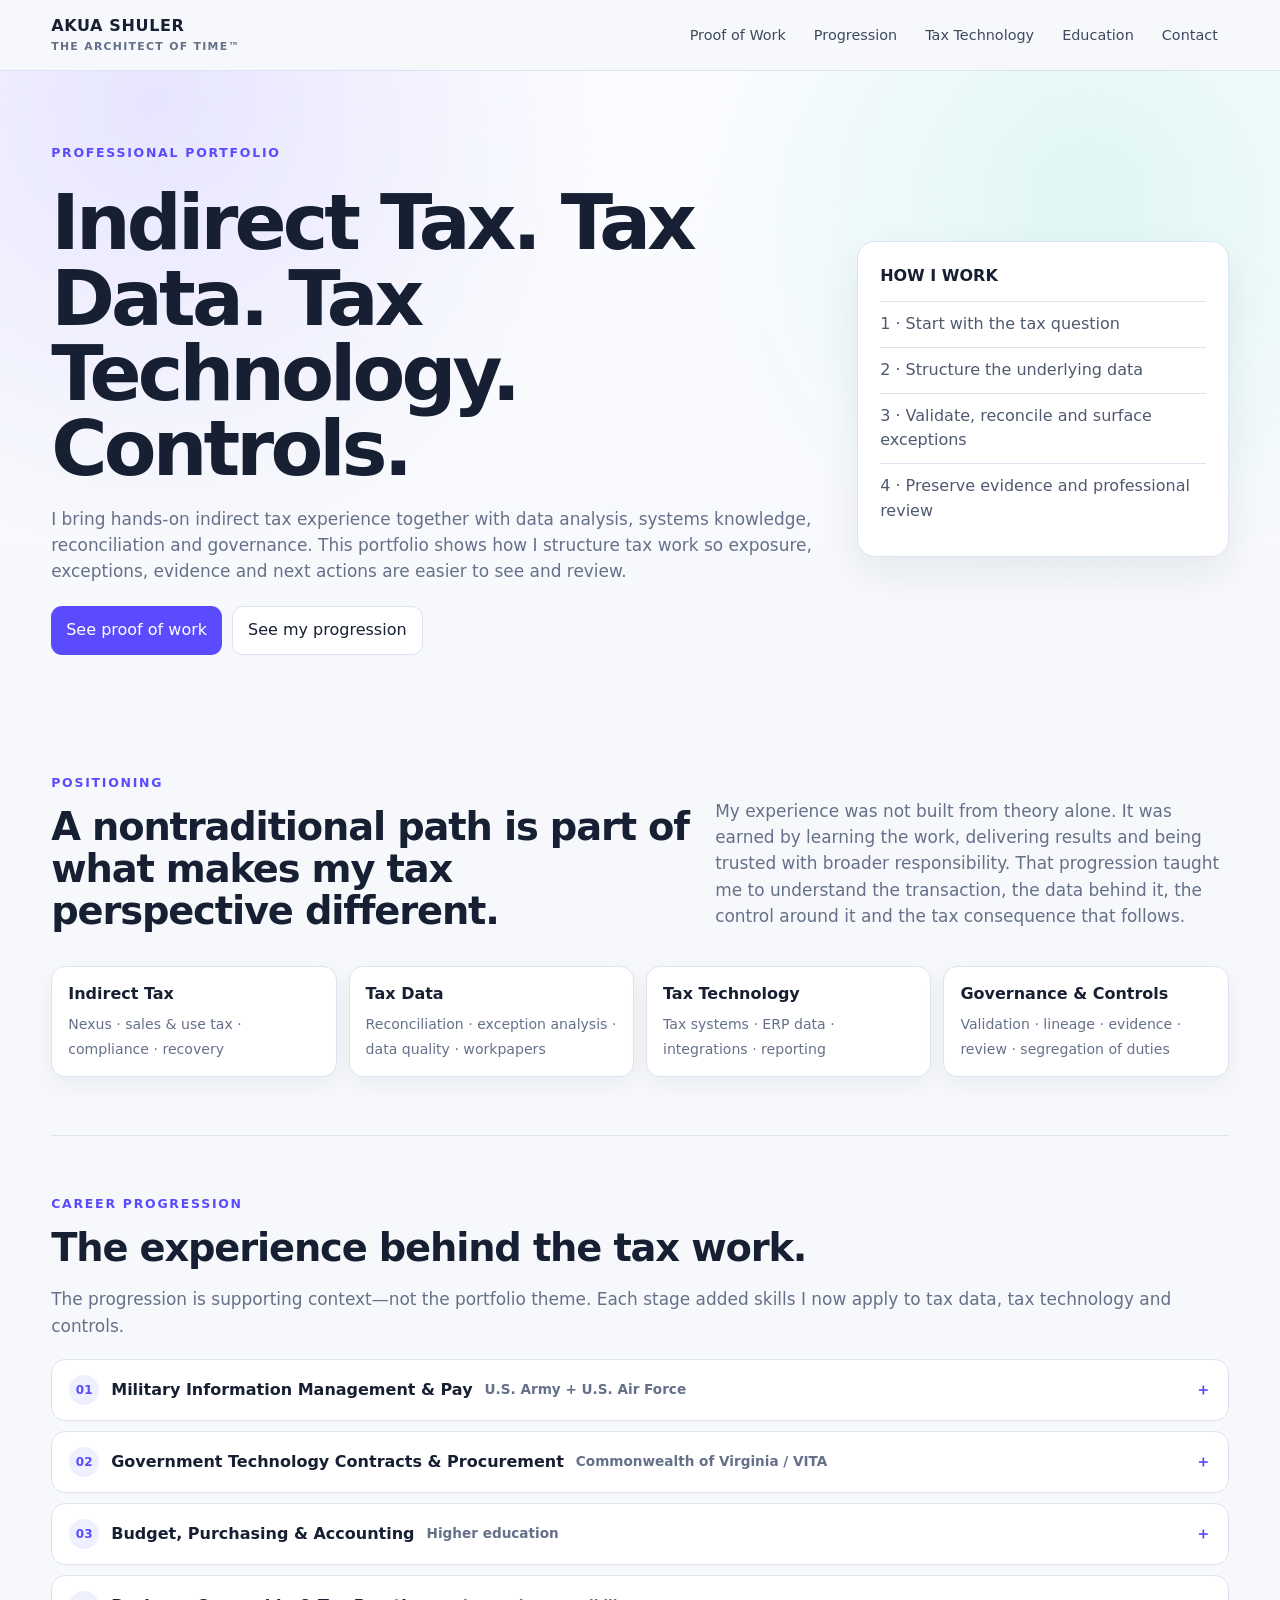
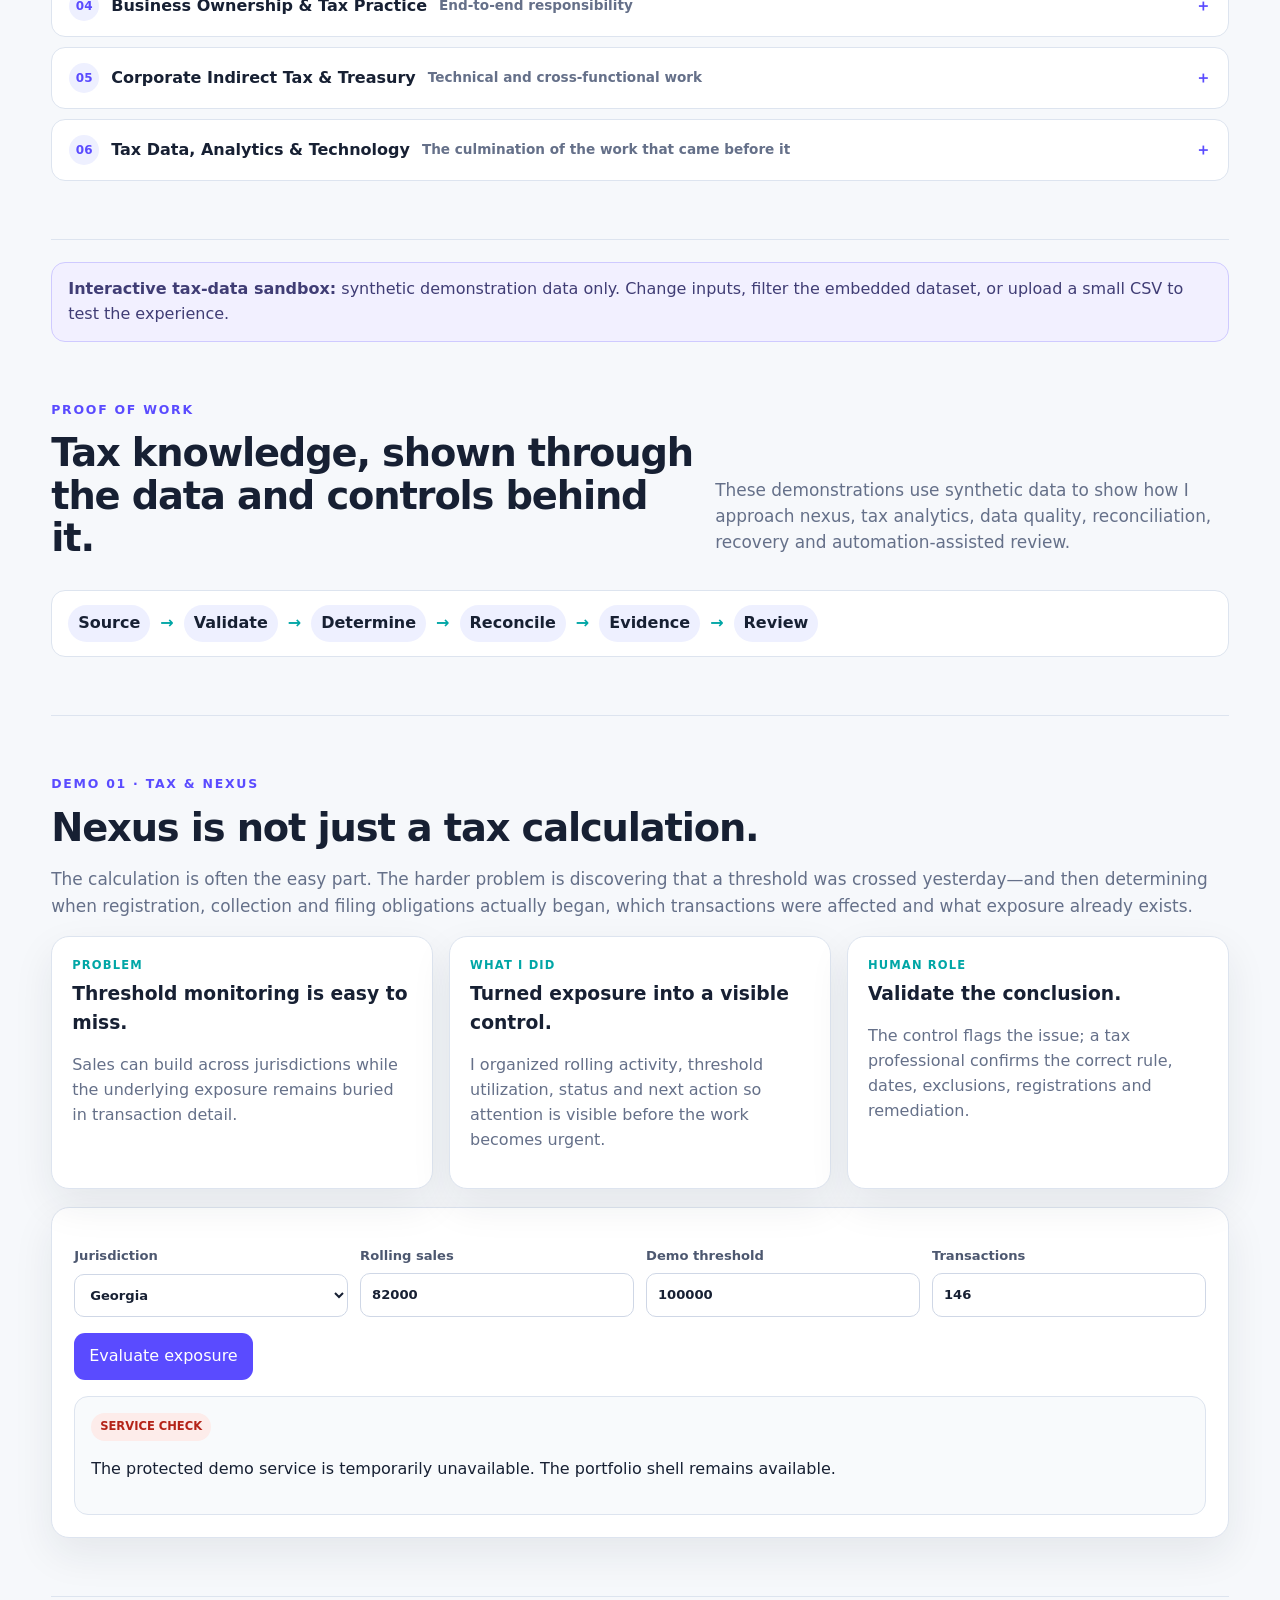
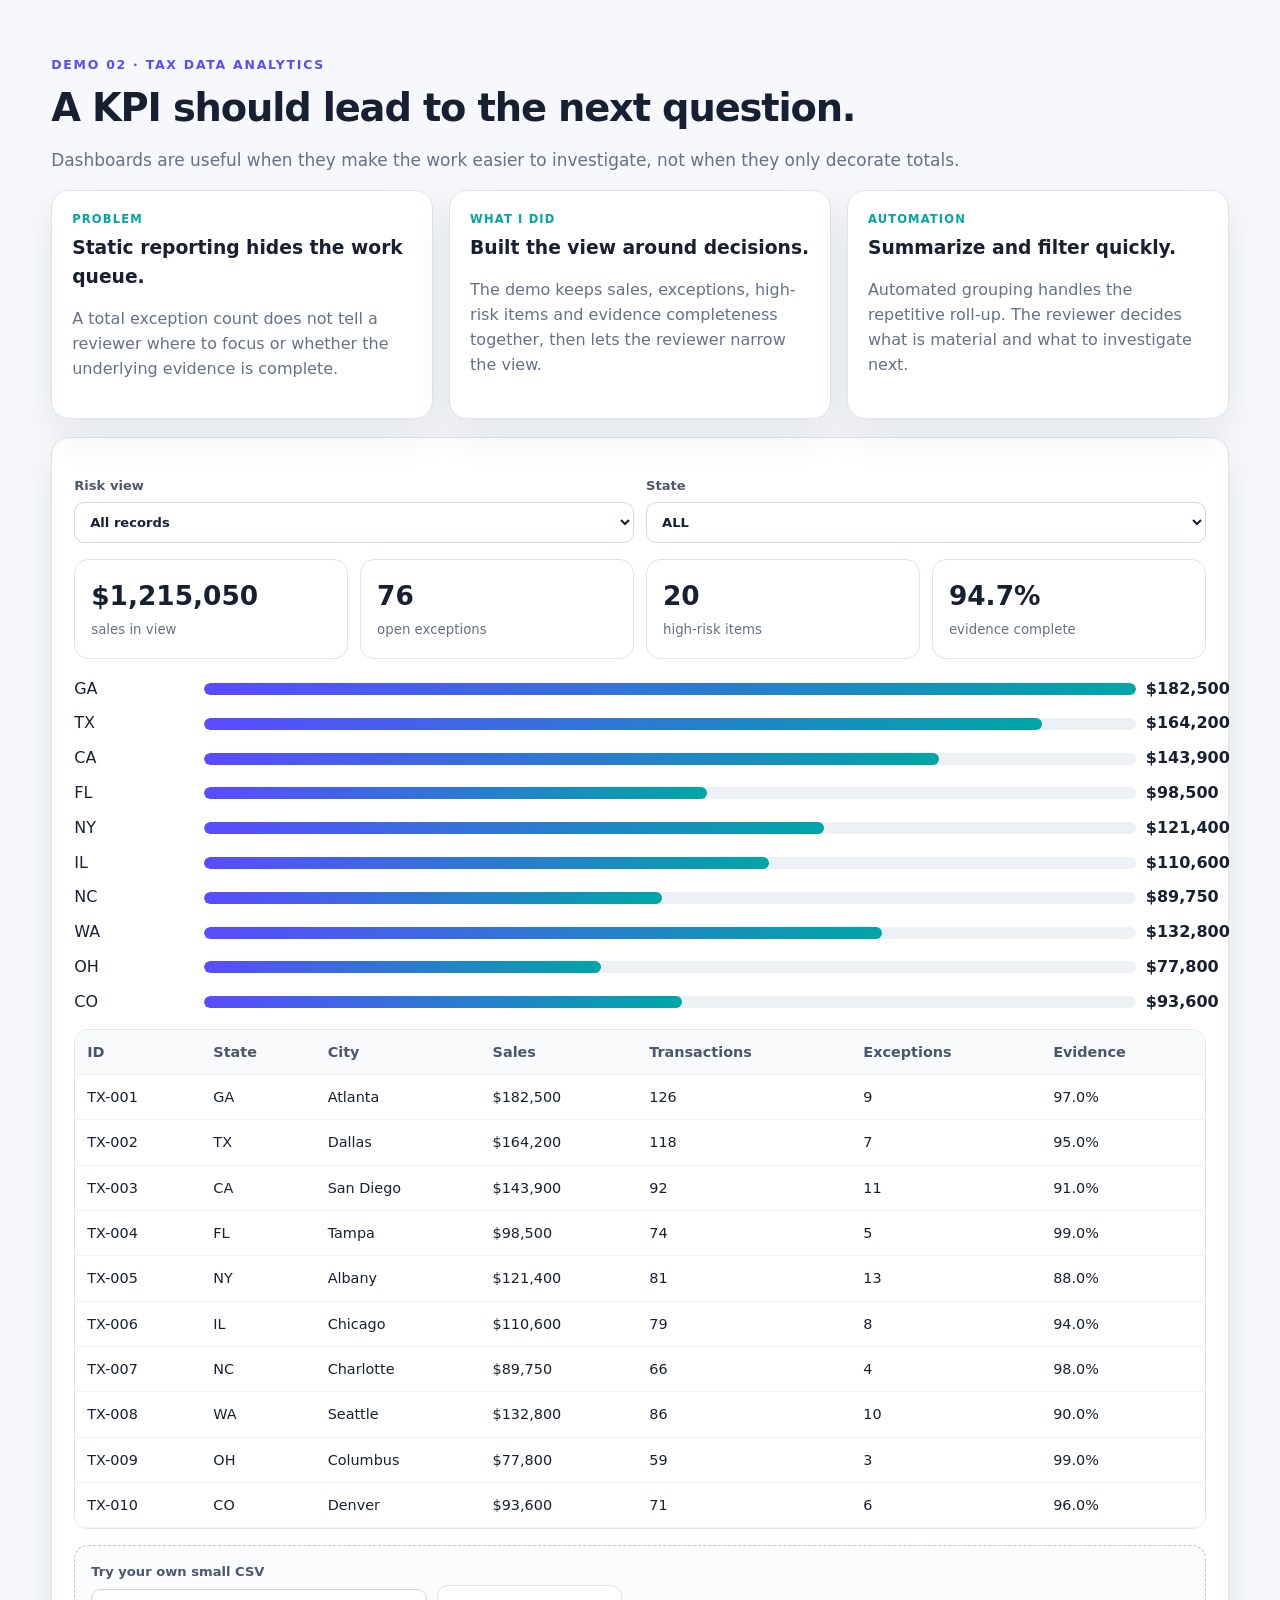
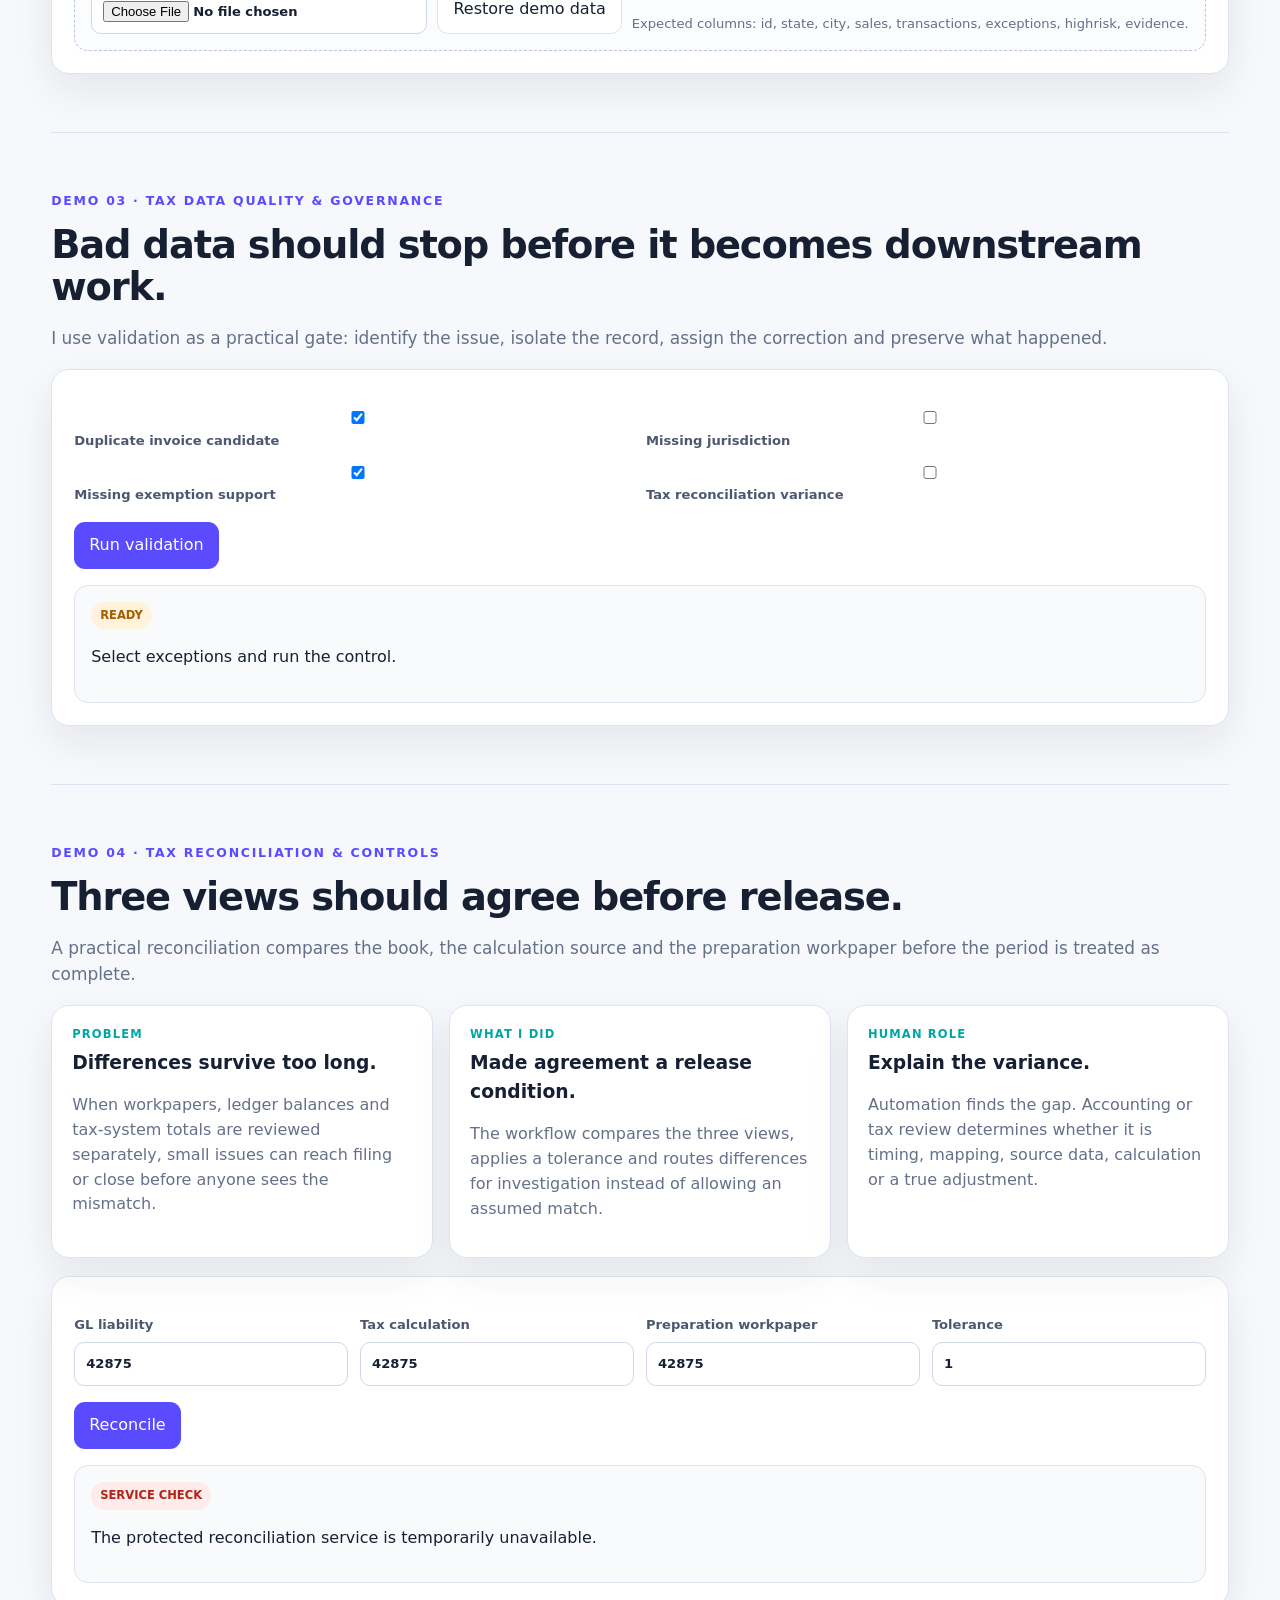
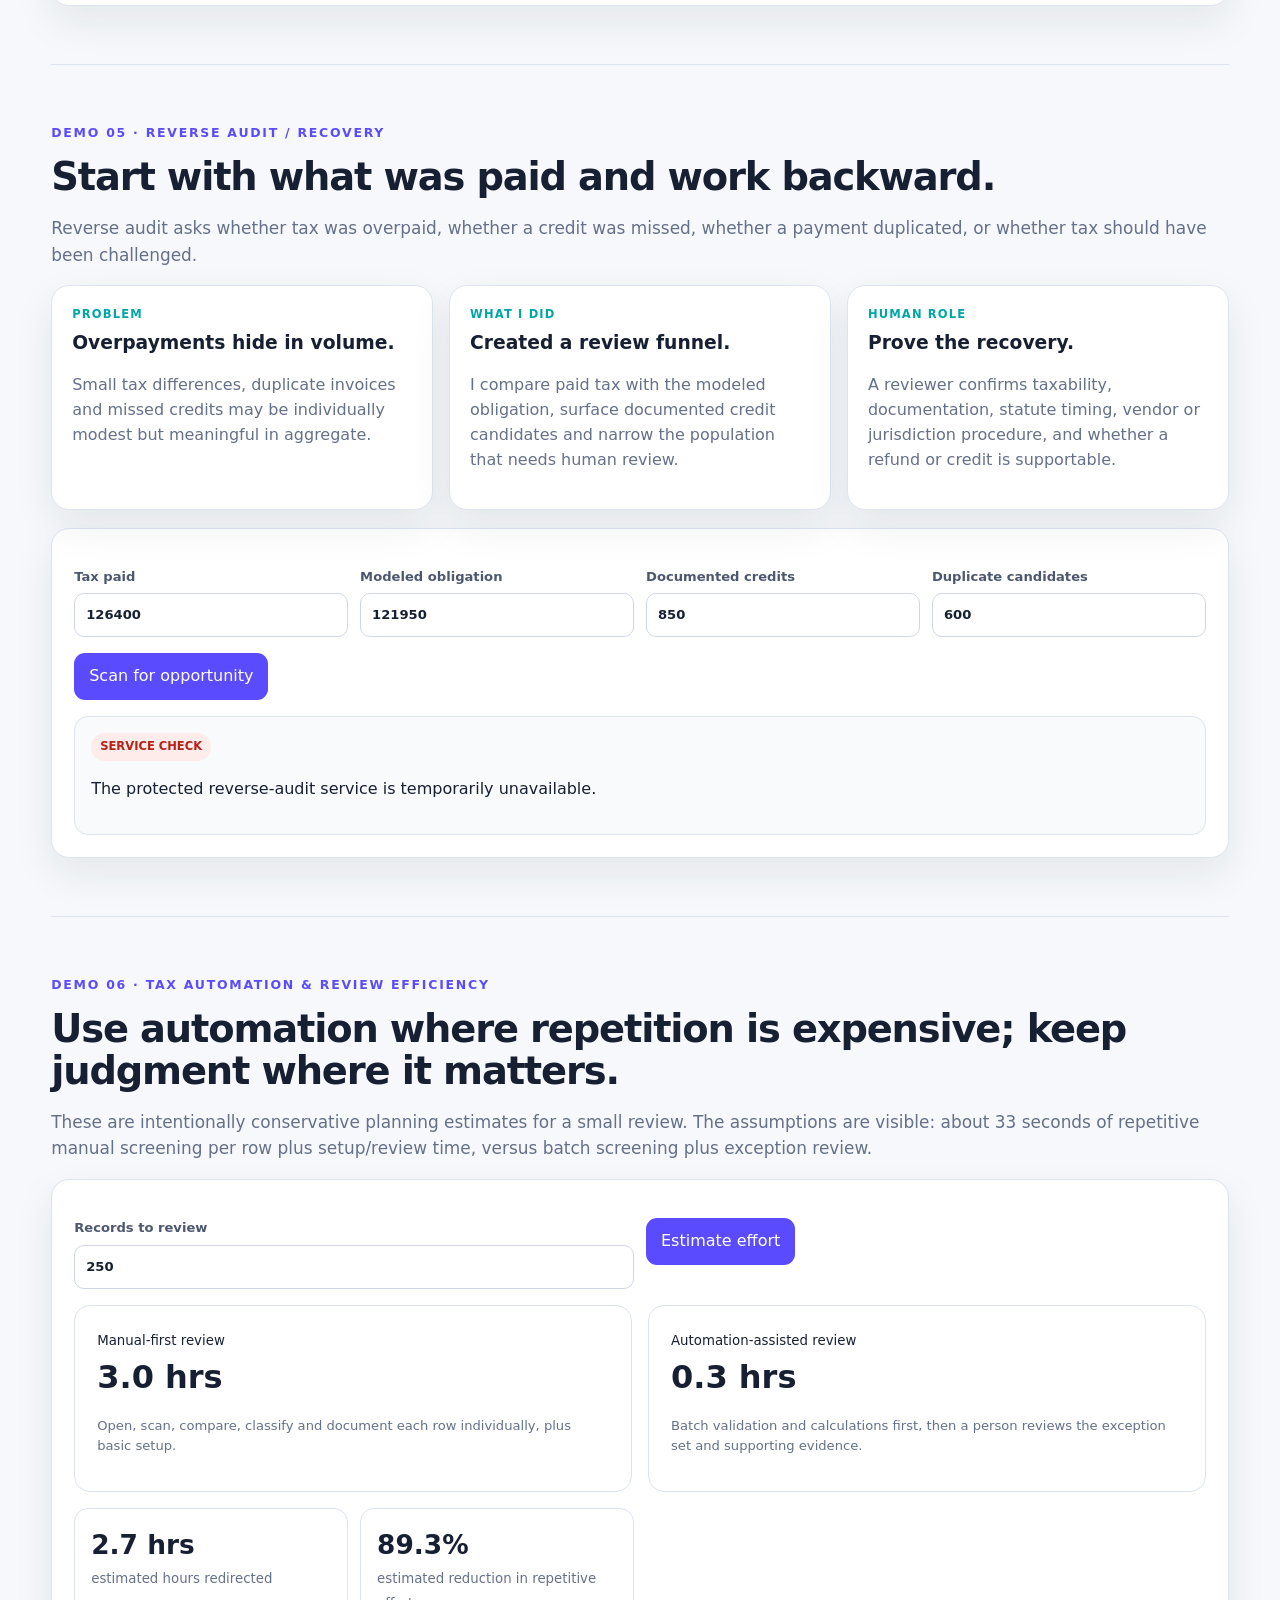
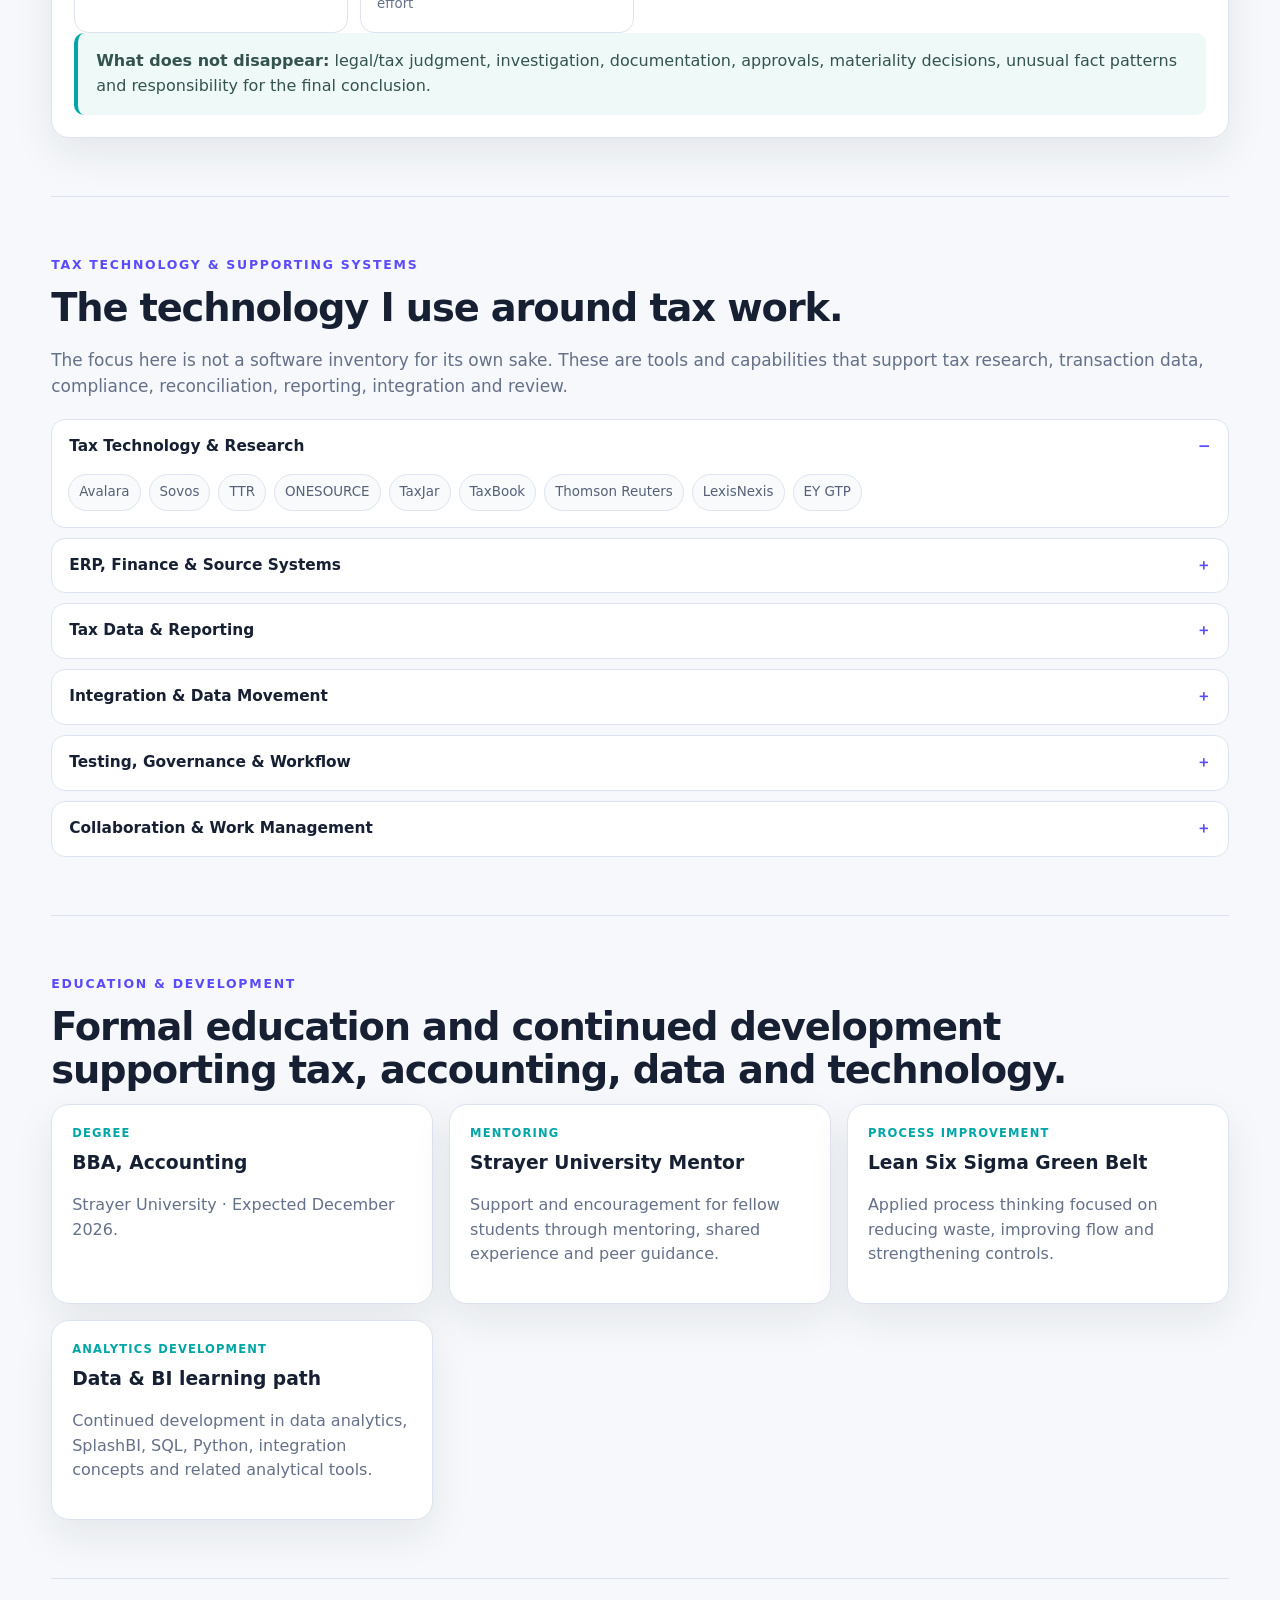
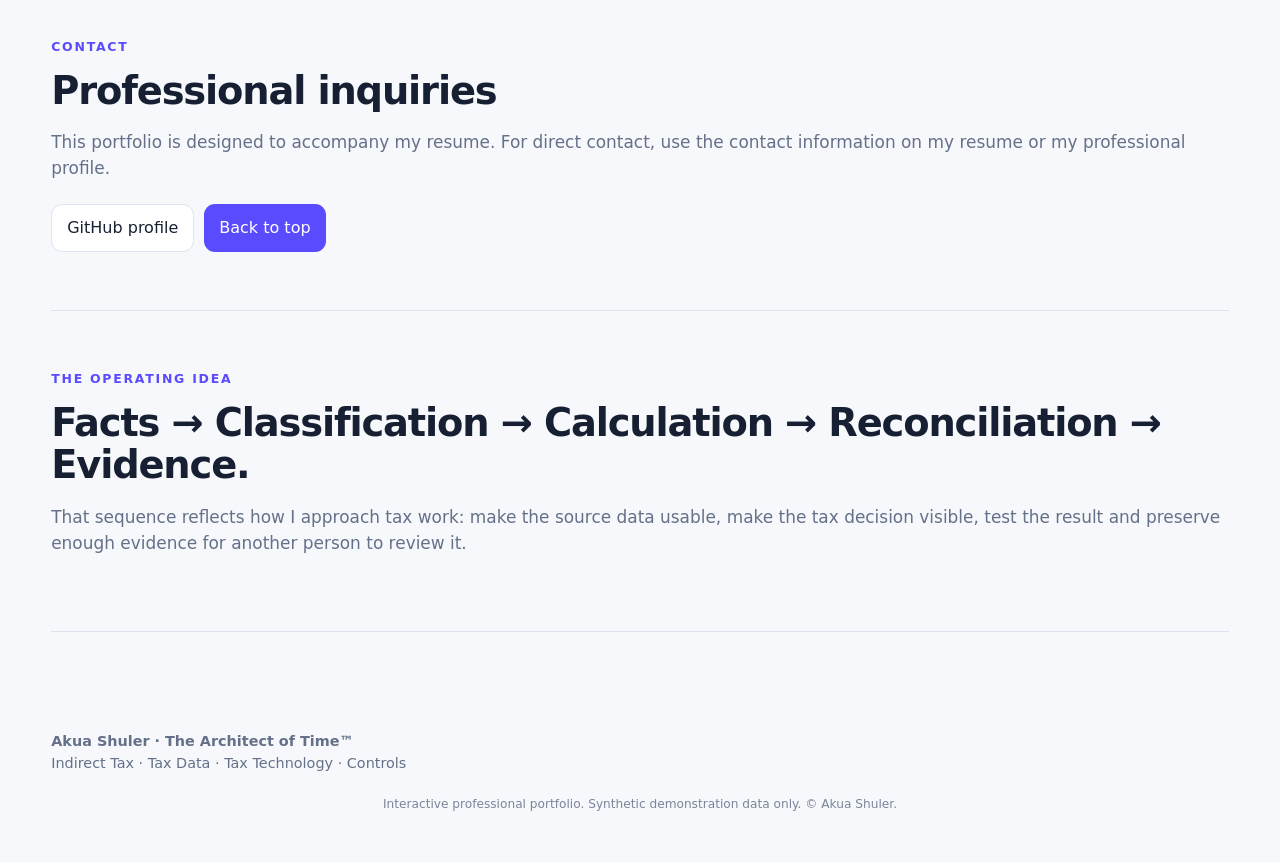
<file: index.html>
<!doctype html><html lang="en"><head><meta charset="utf-8"><meta name="viewport" content="width=device-width,initial-scale=1"><meta name="description" content="Akua Shuler — professional portfolio demonstrating indirect tax knowledge, tax data analysis, tax technology and controls."><title>Akua Shuler | The Architect of Time™</title><link rel="stylesheet" href="proof-lab.css?v=20261006c"></head><body>
<header class="top"><div class="wrap"><a class="brand" href="#top">AKUA SHULER<small>THE ARCHITECT OF TIME™</small></a><nav class="nav"><a href="#proof">Proof of Work</a><a href="#experience">Progression</a><a href="#skills">Tax Technology</a><a href="#education">Education</a><a href="#contact">Contact</a></nav></div></header>

<section class="hero" id="top"><div class="wrap hero-grid"><div><div class="ey">PROFESSIONAL PORTFOLIO</div><h1>Indirect Tax. Tax Data. Tax Technology. Controls.</h1><p>I bring hands-on indirect tax experience together with data analysis, systems knowledge, reconciliation and governance. This portfolio shows how I structure tax work so exposure, exceptions, evidence and next actions are easier to see and review.</p><div class="actions"><a class="btn primary" href="#proof">See proof of work</a><a class="btn secondary" href="#experience">See my progression</a></div></div><aside class="hero-card"><b>HOW I WORK</b><span>1 · Start with the tax question</span><span>2 · Structure the underlying data</span><span>3 · Validate, reconcile and surface exceptions</span><span>4 · Preserve evidence and professional review</span></aside></div></section>

<main class="wrap"><section class="section" id="about"><div class="section-head"><div><div class="ey">POSITIONING</div><h2>A nontraditional path is part of what makes my tax perspective different.</h2></div><p class="sub">My experience was not built from theory alone. It was earned by learning the work, delivering results and being trusted with broader responsibility. That progression taught me to understand the transaction, the data behind it, the control around it and the tax consequence that follows.</p></div><div class="focus-grid"><article class="focus-card"><b>Indirect Tax</b><span>Nexus · sales & use tax · compliance · recovery</span></article><article class="focus-card"><b>Tax Data</b><span>Reconciliation · exception analysis · data quality · workpapers</span></article><article class="focus-card"><b>Tax Technology</b><span>Tax systems · ERP data · integrations · reporting</span></article><article class="focus-card"><b>Governance & Controls</b><span>Validation · lineage · evidence · review · segregation of duties</span></article></div></section><section class="section" id="experience"><div class="ey">CAREER PROGRESSION</div><h2>The experience behind the tax work.</h2><p class="sub">The progression is supporting context—not the portfolio theme. Each stage added skills I now apply to tax data, tax technology and controls.</p><div class="career-path" aria-label="Career progression">
<details><summary><span class="step">01</span><strong>Military Information Management & Pay</strong><em>U.S. Army + U.S. Air Force</em></summary><p>Information management, military pay and records, validation, discrepancy research, reporting, confidential documentation and headquarters support to senior leadership. Air Force training also included hands-on HTML and website creation.</p></details>
<details><summary><span class="step">02</span><strong>Government Technology Contracts & Procurement</strong><em>Commonwealth of Virginia / VITA</em></summary><p>Statewide technology hardware, software, services and staffing procurement; vendor and agency coordination; contract administration; compliance and audit support; and management of the IFA program tied to contract sales and supplier reporting.</p></details>
<details><summary><span class="step">03</span><strong>Budget, Purchasing & Accounting</strong><em>Higher education</em></summary><p>Budget oversight, purchasing leadership, invoices, encumbrances, journal entries, reconciliations, variance reporting, financial controls, audit documentation and accounting operations.</p></details>
<details><summary><span class="step">04</span><strong>Business Ownership & Tax Practice</strong><em>End-to-end responsibility</em></summary><p>Business operations, budgeting, payroll, tax preparation and research, client service and the day-to-day responsibility of turning financial information into decisions.</p></details>
<details><summary><span class="step">05</span><strong>Corporate Indirect Tax & Treasury</strong><em>Technical and cross-functional work</em></summary><p>Multi-jurisdiction indirect tax, compliance, reconciliations, tax systems, treasury processes, controls, issue resolution and coordination across finance and operational teams.</p></details>
<details><summary><span class="step">06</span><strong>Tax Data, Analytics & Technology</strong><em>The culmination of the work that came before it</em></summary><p>My current work brings the earlier stages of my career together rather than replacing them. Information management taught me how data is organized and controlled. Procurement and budgeting taught me how transactions begin and move through an organization. Accounting taught me how they are recorded and reconciled. Business ownership added practical operating judgment. Indirect tax and treasury added compliance, exposure, cash and regulatory consequences. Today, I apply that accumulated experience to tax data, analytics, technology and governance—using systems, structured data, reconciliation, testing and automation to make tax work more visible, traceable and actionable.</p></details>
</div></section><div class="sandbox"><strong>Interactive tax-data sandbox:</strong> synthetic demonstration data only. Change inputs, filter the embedded dataset, or upload a small CSV to test the experience.</div><section class="section" id="proof"><div class="section-head"><div><div class="ey">PROOF OF WORK</div><h2>Tax knowledge, shown through the data and controls behind it.</h2></div><p class="sub">These demonstrations use synthetic data to show how I approach nexus, tax analytics, data quality, reconciliation, recovery and automation-assisted review.</p></div><div class="process-strip"><span>Source</span><b>→</b><span>Validate</span><b>→</b><span>Determine</span><b>→</b><span>Reconcile</span><b>→</b><span>Evidence</span><b>→</b><span>Review</span></div></section><section class="section" id="tax"><div class="ey">DEMO 01 · TAX & NEXUS</div><h2>Nexus is not just a tax calculation.</h2><p class="sub">The calculation is often the easy part. The harder problem is discovering that a threshold was crossed yesterday—and then determining when registration, collection and filing obligations actually began, which transactions were affected and what exposure already exists.</p><div class="grid"><article class="story"><div class="label">Problem</div><h3>Threshold monitoring is easy to miss.</h3><p>Sales can build across jurisdictions while the underlying exposure remains buried in transaction detail.</p></article><article class="story"><div class="label">What I did</div><h3>Turned exposure into a visible control.</h3><p>I organized rolling activity, threshold utilization, status and next action so attention is visible before the work becomes urgent.</p></article><article class="story"><div class="label">Human role</div><h3>Validate the conclusion.</h3><p>The control flags the issue; a tax professional confirms the correct rule, dates, exclusions, registrations and remediation.</p></article></div><div class="demo-card"><div class="controls"><label>Jurisdiction<select id="nxState"><option>Georgia</option><option>Texas</option><option>California</option><option>New York</option></select></label><label>Rolling sales<input id="nxSales" type="number" value="82000"></label><label>Demo threshold<input id="nxThreshold" type="number" value="100000"></label><label>Transactions<input type="number" value="146"></label></div><button class="primary" id="runNexus">Evaluate exposure</button><div class="result" id="nxOut"></div></div></section>

<section class="section" id="analytics"><div class="ey">DEMO 02 · TAX DATA ANALYTICS</div><h2>A KPI should lead to the next question.</h2><p class="sub">Dashboards are useful when they make the work easier to investigate, not when they only decorate totals.</p><div class="grid"><article class="story"><div class="label">Problem</div><h3>Static reporting hides the work queue.</h3><p>A total exception count does not tell a reviewer where to focus or whether the underlying evidence is complete.</p></article><article class="story"><div class="label">What I did</div><h3>Built the view around decisions.</h3><p>The demo keeps sales, exceptions, high-risk items and evidence completeness together, then lets the reviewer narrow the view.</p></article><article class="story"><div class="label">Automation</div><h3>Summarize and filter quickly.</h3><p>Automated grouping handles the repetitive roll-up. The reviewer decides what is material and what to investigate next.</p></article></div><div class="demo-card"><div class="controls two"><label>Risk view<select id="riskFilter"><option value="ALL">All records</option><option value="HIGH">High-risk only</option><option value="OPEN">Open exceptions</option></select></label><label>State<select id="stateFilter"><option>ALL</option><option>GA</option><option>TX</option><option>CA</option><option>FL</option><option>NY</option><option>IL</option><option>NC</option><option>WA</option><option>OH</option><option>CO</option></select></label></div><div class="metrics"><div class="metric"><b id="mSales">$0</b><small>sales in view</small></div><div class="metric"><b id="mExc">0</b><small>open exceptions</small></div><div class="metric"><b id="mRisk">0</b><small>high-risk items</small></div><div class="metric"><b id="mEvidence">0%</b><small>evidence complete</small></div></div><div class="bars" id="bars"></div><div class="table-wrap"><table><thead><tr><th>ID</th><th>State</th><th>City</th><th>Sales</th><th>Transactions</th><th>Exceptions</th><th>Evidence</th></tr></thead><tbody id="analyticsTable"></tbody></table></div><div class="upload"><label>Try your own small CSV<input id="csvFile" type="file" accept=".csv,text/csv"></label><button class="secondary" id="resetData">Restore demo data</button><div><div class="mini" id="uploadMsg">Expected columns: id, state, city, sales, transactions, exceptions, highrisk, evidence.</div></div></div></div></section>

<section class="section" id="quality"><div class="ey">DEMO 03 · TAX DATA QUALITY & GOVERNANCE</div><h2>Bad data should stop before it becomes downstream work.</h2><p class="sub">I use validation as a practical gate: identify the issue, isolate the record, assign the correction and preserve what happened.</p><div class="demo-card"><div class="controls two"><label><span><input id="dup" data-label="Duplicate invoice candidate" type="checkbox" checked> Duplicate invoice candidate</span></label><label><span><input id="jur" data-label="Missing jurisdiction" type="checkbox"> Missing jurisdiction</span></label><label><span><input id="cert" data-label="Missing exemption support" type="checkbox" checked> Missing exemption support</span></label><label><span><input id="tax" data-label="Tax reconciliation variance" type="checkbox"> Tax reconciliation variance</span></label></div><button class="primary" id="runDQ">Run validation</button><div class="result" id="dqOut"><span class="status watch">READY</span><p>Select exceptions and run the control.</p></div></div></section>

<section class="section" id="recon"><div class="ey">DEMO 04 · TAX RECONCILIATION & CONTROLS</div><h2>Three views should agree before release.</h2><p class="sub">A practical reconciliation compares the book, the calculation source and the preparation workpaper before the period is treated as complete.</p><div class="grid"><article class="story"><div class="label">Problem</div><h3>Differences survive too long.</h3><p>When workpapers, ledger balances and tax-system totals are reviewed separately, small issues can reach filing or close before anyone sees the mismatch.</p></article><article class="story"><div class="label">What I did</div><h3>Made agreement a release condition.</h3><p>The workflow compares the three views, applies a tolerance and routes differences for investigation instead of allowing an assumed match.</p></article><article class="story"><div class="label">Human role</div><h3>Explain the variance.</h3><p>Automation finds the gap. Accounting or tax review determines whether it is timing, mapping, source data, calculation or a true adjustment.</p></article></div><div class="demo-card"><div class="controls"><label>GL liability<input id="gl" type="number" value="42875"></label><label>Tax calculation<input id="eng" type="number" value="42875"></label><label>Preparation workpaper<input id="work" type="number" value="42875"></label><label>Tolerance<input id="tol" type="number" value="1"></label></div><button class="primary" id="runRecon">Reconcile</button><div class="result" id="recOut"></div></div></section>

<section class="section" id="reverse"><div class="ey">DEMO 05 · REVERSE AUDIT / RECOVERY</div><h2>Start with what was paid and work backward.</h2><p class="sub">Reverse audit asks whether tax was overpaid, whether a credit was missed, whether a payment duplicated, or whether tax should have been challenged.</p><div class="grid"><article class="story"><div class="label">Problem</div><h3>Overpayments hide in volume.</h3><p>Small tax differences, duplicate invoices and missed credits may be individually modest but meaningful in aggregate.</p></article><article class="story"><div class="label">What I did</div><h3>Created a review funnel.</h3><p>I compare paid tax with the modeled obligation, surface documented credit candidates and narrow the population that needs human review.</p></article><article class="story"><div class="label">Human role</div><h3>Prove the recovery.</h3><p>A reviewer confirms taxability, documentation, statute timing, vendor or jurisdiction procedure, and whether a refund or credit is supportable.</p></article></div><div class="demo-card"><div class="controls"><label>Tax paid<input id="paid" type="number" value="126400"></label><label>Modeled obligation<input id="expected" type="number" value="121950"></label><label>Documented credits<input id="credits" type="number" value="850"></label><label>Duplicate candidates<input id="duplicates" type="number" value="600"></label></div><button class="primary" id="runRA">Scan for opportunity</button><div class="result" id="raOut"></div></div></section>

<section class="section" id="time"><div class="ey">DEMO 06 · TAX AUTOMATION & REVIEW EFFICIENCY</div><h2>Use automation where repetition is expensive; keep judgment where it matters.</h2><p class="sub">These are intentionally conservative planning estimates for a small review. The assumptions are visible: about 33 seconds of repetitive manual screening per row plus setup/review time, versus batch screening plus exception review.</p><div class="demo-card"><div class="controls two"><label>Records to review<input id="rowCount" type="number" value="250" min="1"></label><div><button class="primary" id="calcTime">Estimate effort</button></div></div><div class="time-grid"><div class="timebox"><small>Manual-first review</small><b id="manualH">0 hrs</b><p class="mini">Open, scan, compare, classify and document each row individually, plus basic setup.</p></div><div class="timebox"><small>Automation-assisted review</small><b id="assistH">0 hrs</b><p class="mini">Batch validation and calculations first, then a person reviews the exception set and supporting evidence.</p></div></div><div class="metrics"><div class="metric"><b id="savedH">0 hrs</b><small>estimated hours redirected</small></div><div class="metric"><b id="savedP">0%</b><small>estimated reduction in repetitive effort</small></div></div><div class="callout"><strong>What does not disappear:</strong> legal/tax judgment, investigation, documentation, approvals, materiality decisions, unusual fact patterns and responsibility for the final conclusion.</div></div></section>

<section class="section" id="skills"><div class="ey">TAX TECHNOLOGY & SUPPORTING SYSTEMS</div><h2>The technology I use around tax work.</h2><p class="sub">The focus here is not a software inventory for its own sake. These are tools and capabilities that support tax research, transaction data, compliance, reconciliation, reporting, integration and review.</p>
<div class="tech-groups">
<details open><summary><strong>Tax Technology & Research</strong></summary><div class="tag-list"><span>Avalara</span><span>Sovos</span><span>TTR</span><span>ONESOURCE</span><span>TaxJar</span><span>TaxBook</span><span>Thomson Reuters</span><span>LexisNexis</span><span>EY GTP</span></div></details>
<details><summary><strong>ERP, Finance & Source Systems</strong></summary><div class="tag-list"><span>SAP</span><span>Oracle</span><span>Microsoft Dynamics 365</span><span>Workday</span><span>PeopleSoft</span><span>QuickBooks</span><span>Bill.com</span><span>Concur</span><span>ADP</span><span>SWIFT</span><span>Positive Pay</span><span>Bloomberg</span><span>iBill</span></div></details>
<details><summary><strong>Tax Data & Reporting</strong></summary><div class="tag-list"><span>SplashBI</span><span>Tableau</span><span>Advanced Excel</span><span>XLOOKUP</span><span>PivotTables</span><span>SQL — developing</span><span>Python — developing</span></div></details>
<details><summary><strong>Integration & Data Movement</strong></summary><div class="tag-list"><span>CSV / Excel / text imports</span><span>Data mapping & transformation</span><span>Batch processing</span><span>API integration concepts & testing</span><span>REST API familiarity</span><span>SFTP concepts</span><span>EDI concepts / mapping</span><span>ERP & third-party integration requirements</span></div></details>
<details><summary><strong>Testing, Governance & Workflow</strong></summary><div class="tag-list"><span>UAT / scenario testing</span><span>Regression testing</span><span>Validation controls</span><span>Audit trails</span><span>Data lineage / provenance</span><span>Segregation-of-duties concepts</span><span>Exception workflows</span><span>Business / functional requirements</span><span>Process mapping</span></div></details>
<details><summary><strong>Collaboration & Work Management</strong></summary><div class="tag-list"><span>Microsoft Teams</span><span>OneDrive</span><span>Slack</span><span>Salesforce</span><span>Smartsheet</span><span>Monday.com</span><span>Genysis</span></div></details>
</div></section><section class="section" id="education"><div class="ey">EDUCATION & DEVELOPMENT</div><h2>Formal education and continued development supporting tax, accounting, data and technology.</h2><div class="grid"><article class="story"><div class="label">Degree</div><h3>BBA, Accounting</h3><p>Strayer University · Expected December 2026.</p></article><article class="story"><div class="label">Mentoring</div><h3>Strayer University Mentor</h3><p>Support and encouragement for fellow students through mentoring, shared experience and peer guidance.</p></article><article class="story"><div class="label">Process Improvement</div><h3>Lean Six Sigma Green Belt</h3><p>Applied process thinking focused on reducing waste, improving flow and strengthening controls.</p></article><article class="story"><div class="label">Analytics Development</div><h3>Data & BI learning path</h3><p>Continued development in data analytics, SplashBI, SQL, Python, integration concepts and related analytical tools.</p></article></div></section>

<section class="section" id="contact"><div class="ey">CONTACT</div><h2>Professional inquiries</h2><p class="sub">This portfolio is designed to accompany my resume. For direct contact, use the contact information on my resume or my professional profile.</p><div class="actions"><a class="btn secondary" href="https://github.com/shulerakua-analyst">GitHub profile</a><a class="btn primary" href="#top">Back to top</a></div></section>

<section class="section"><div class="ey">THE OPERATING IDEA</div><h2>Facts → Classification → Calculation → Reconciliation → Evidence.</h2><p class="sub">That sequence reflects how I approach tax work: make the source data usable, make the tax decision visible, test the result and preserve enough evidence for another person to review it.</p></section></main></main>

<footer class="footer"><div class="wrap"><strong>Akua Shuler · The Architect of Time™</strong><br>Indirect Tax · Tax Data · Tax Technology · Controls<div class="protect">Interactive professional portfolio. Synthetic demonstration data only. © Akua Shuler.</div></div></footer>
<script src="proof-lab.min.js?v=20261005b"></script></body></html>
</file>
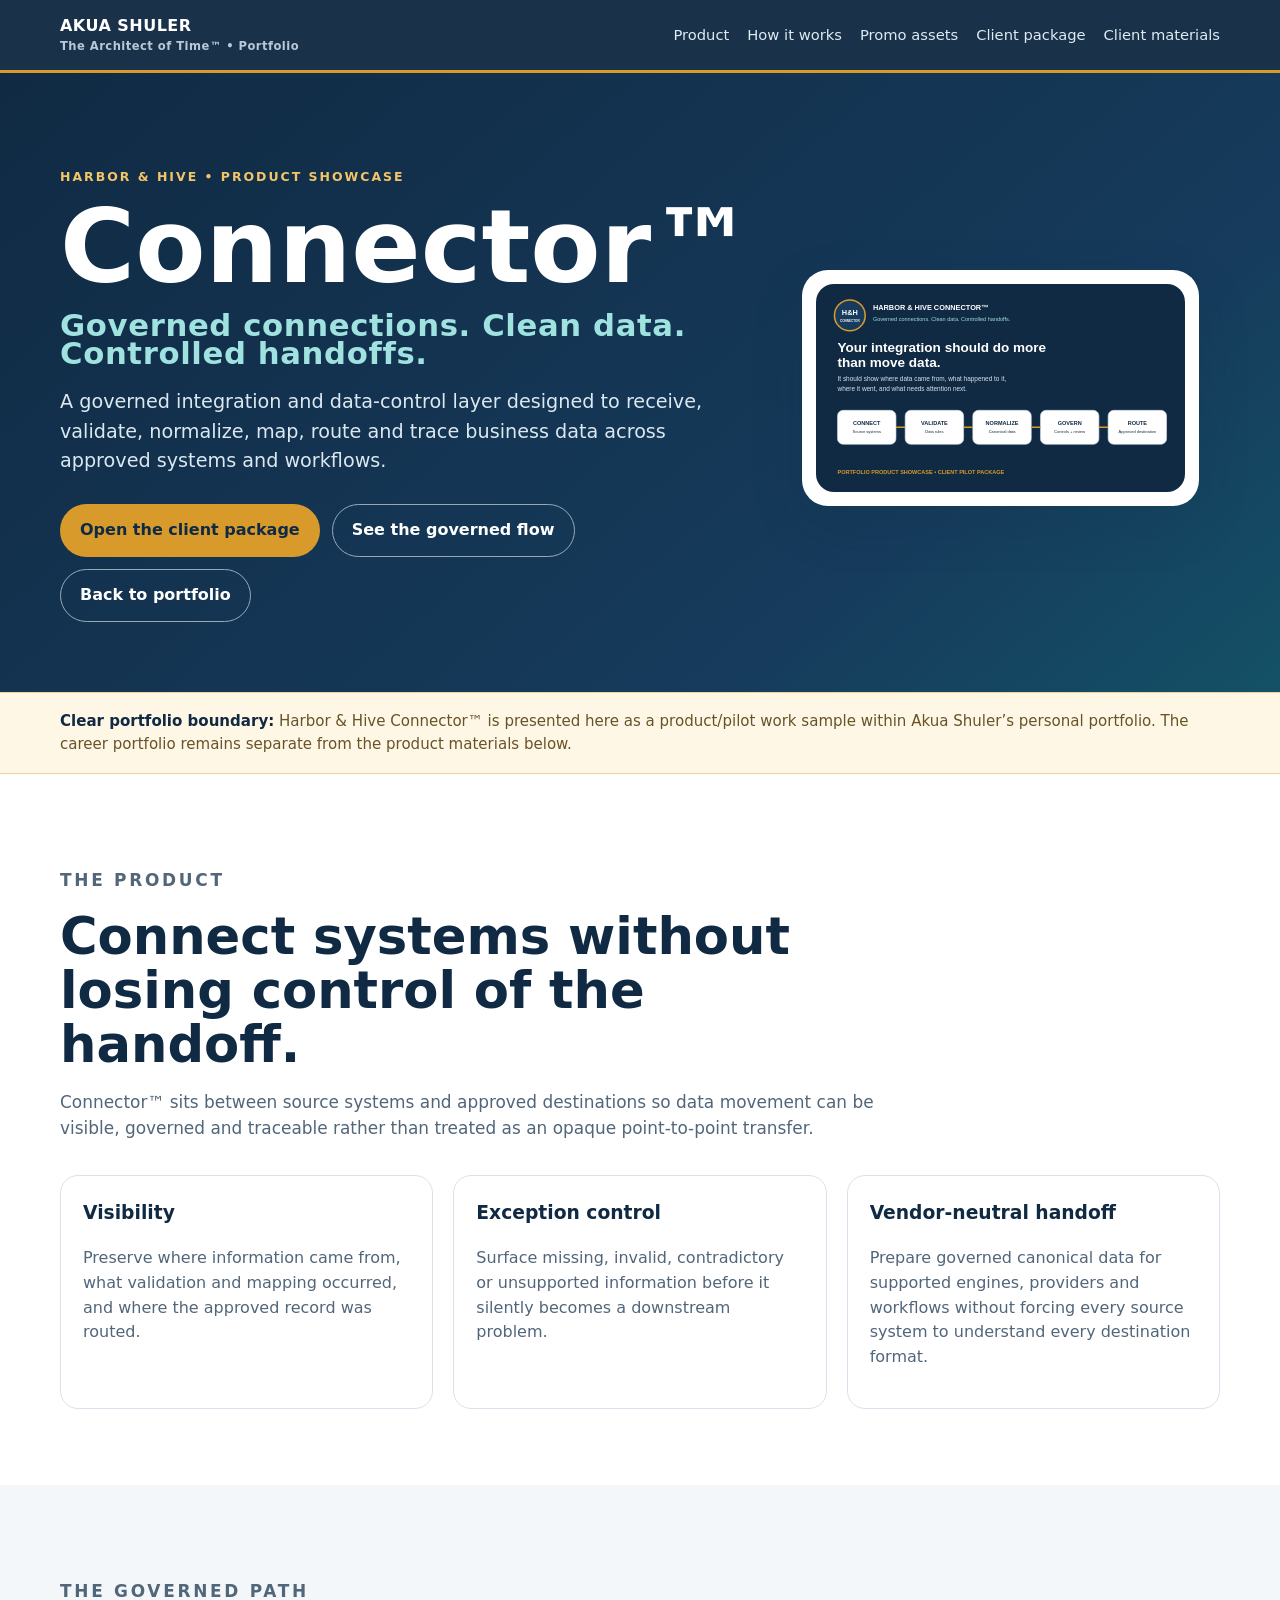
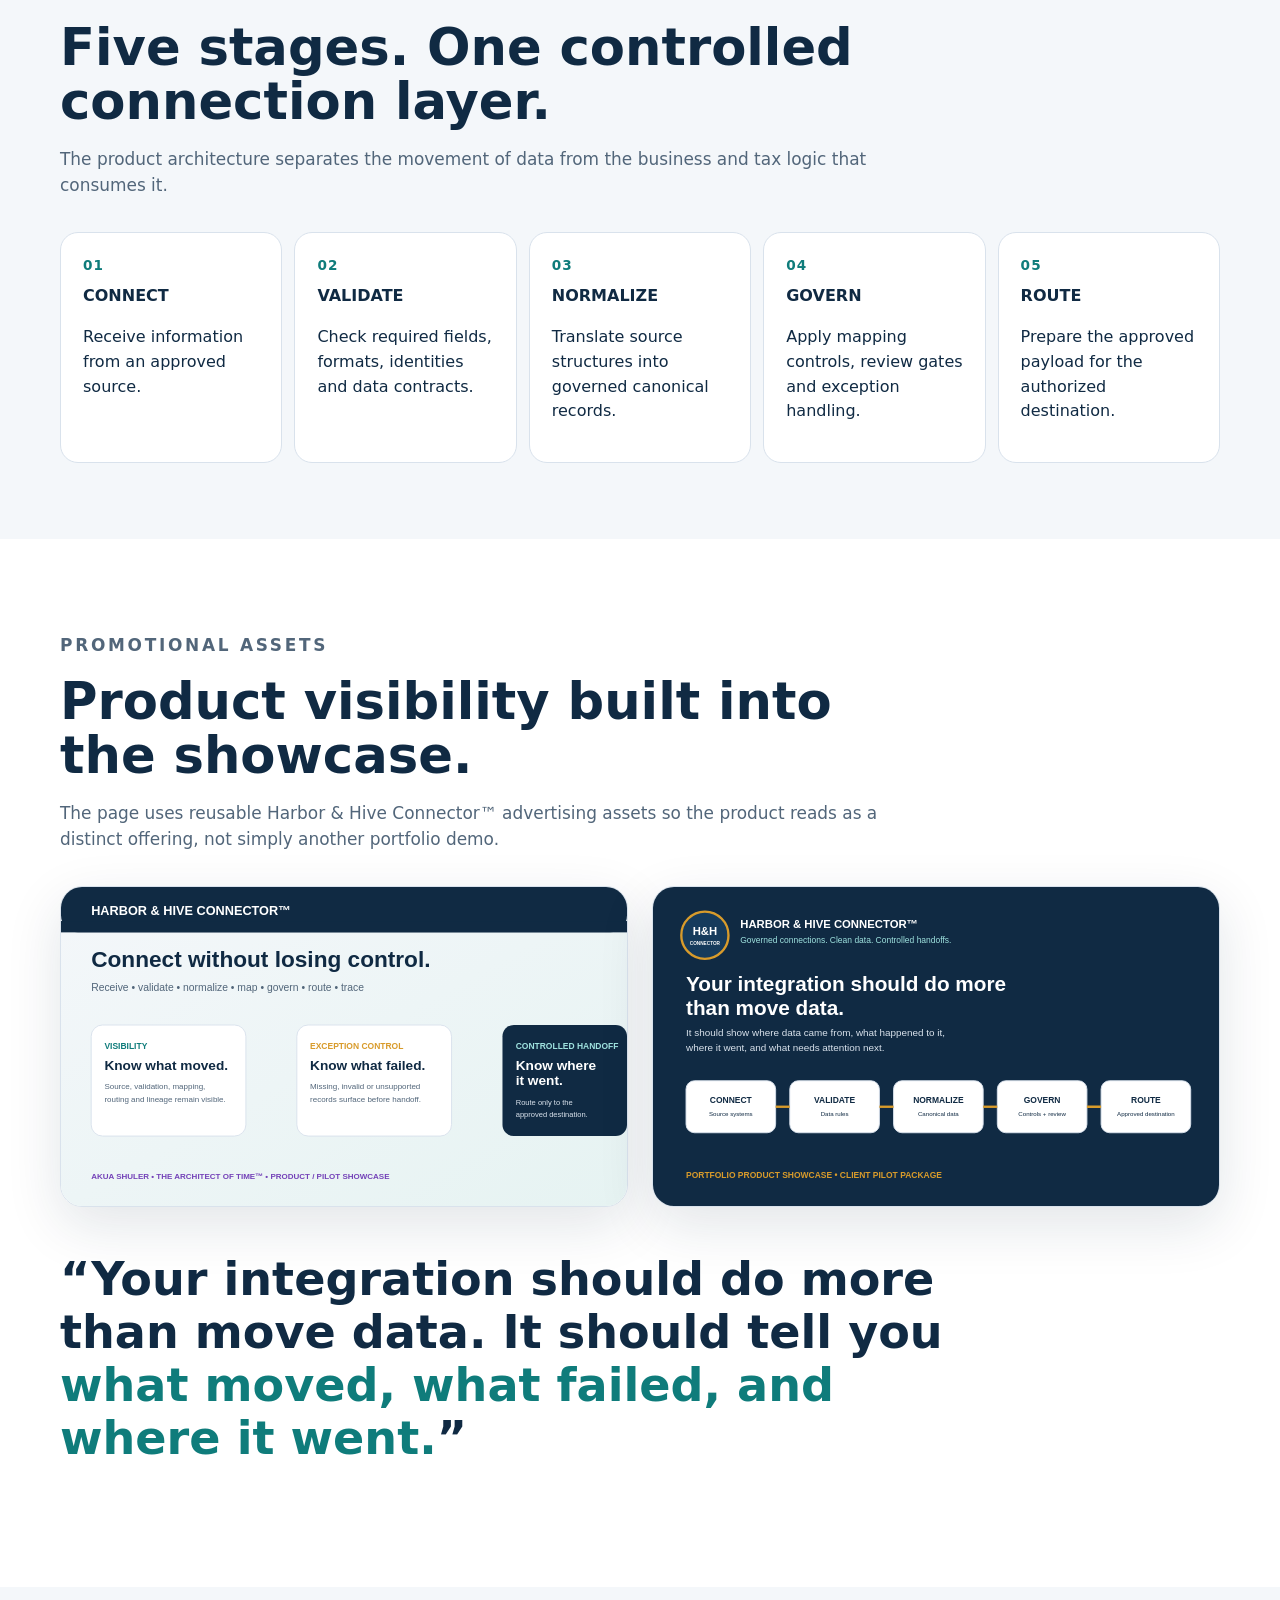
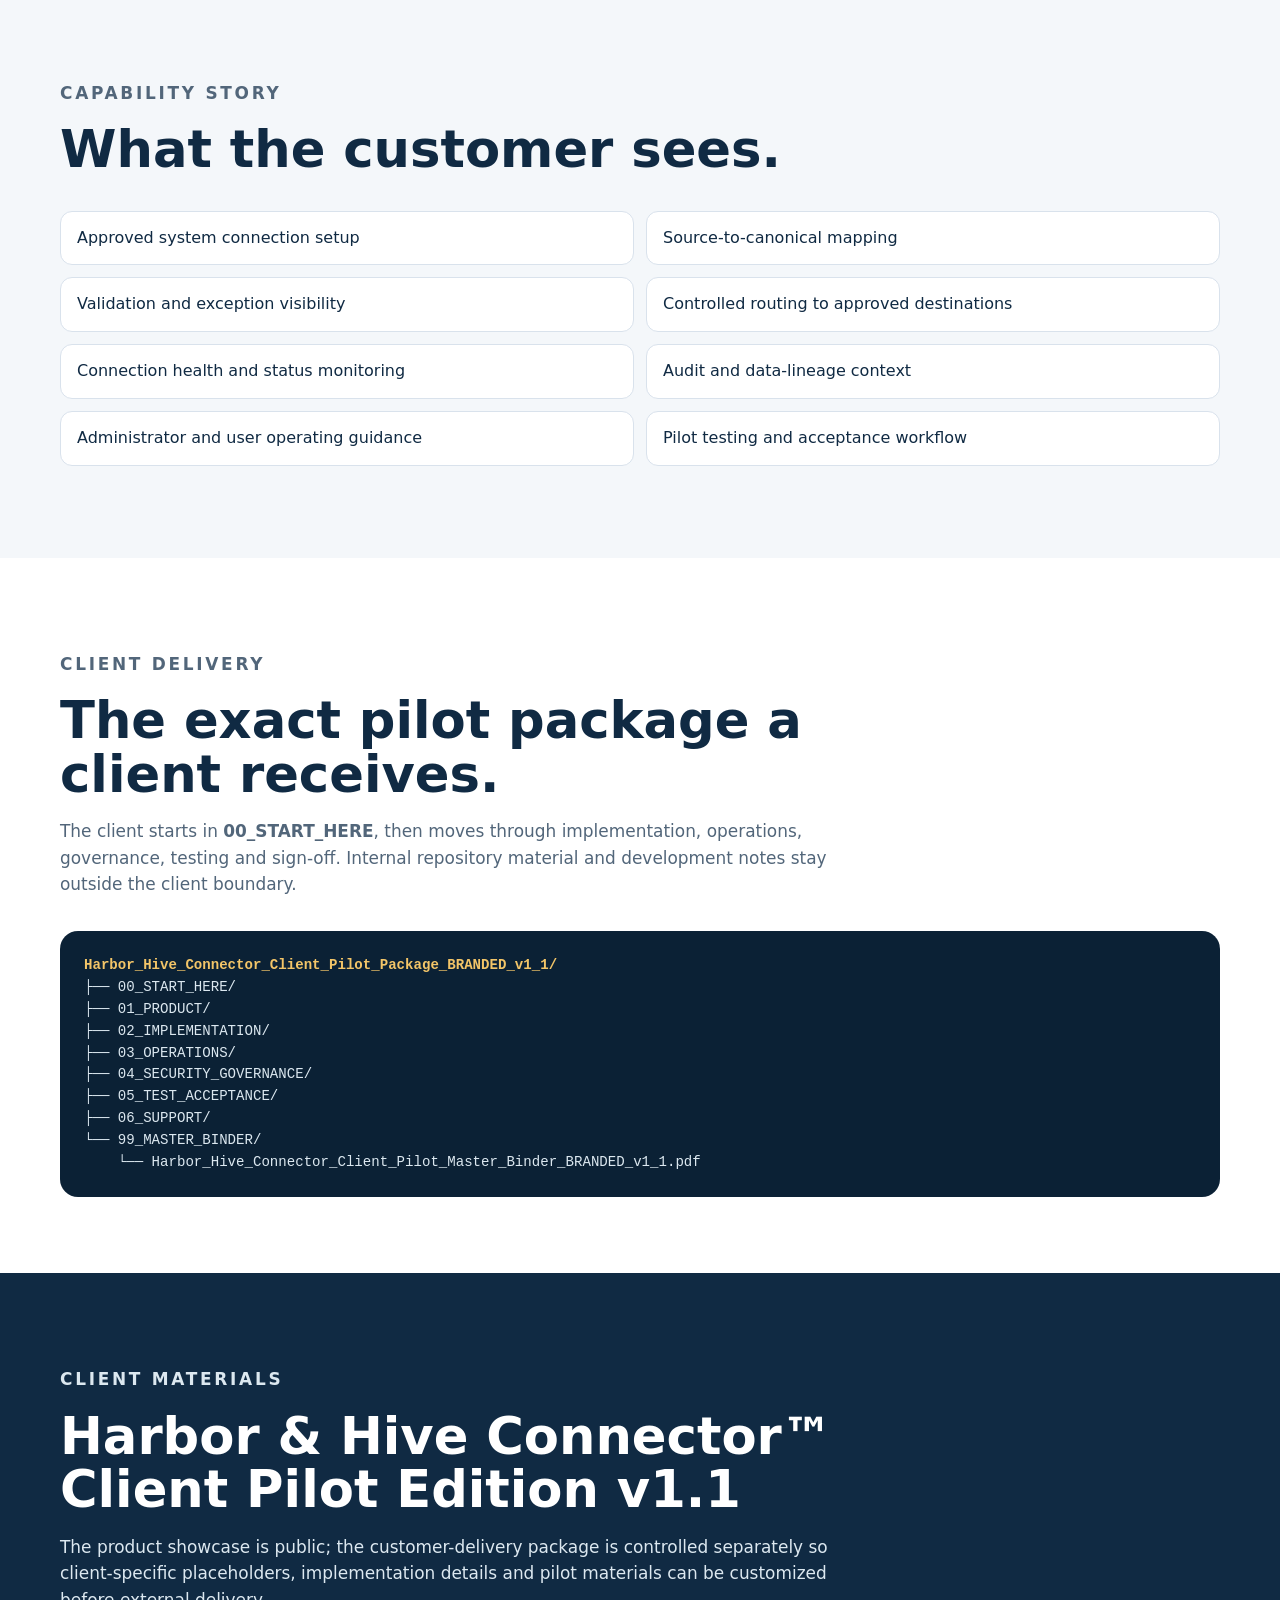
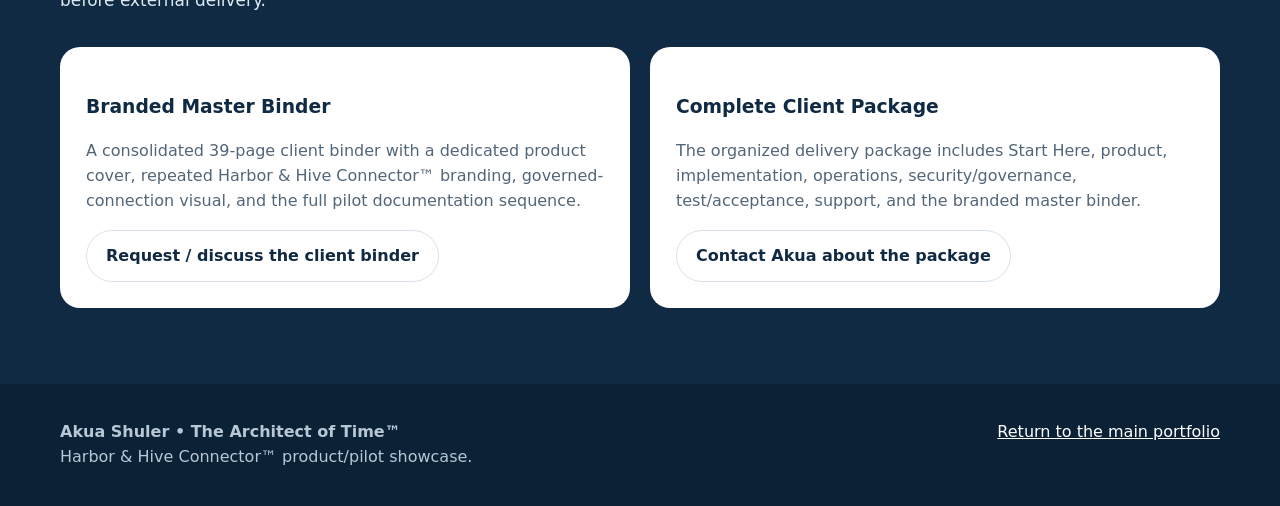
<file: connector/index.html>
<!doctype html><html lang="en"><head><meta charset="utf-8"><meta name="viewport" content="width=device-width,initial-scale=1"><meta name="description" content="Harbor & Hive Connector™ — a governed connection layer product and pilot showcase by Akua Shuler, The Architect of Time™."><title>Harbor & Hive Connector™ | Akua Shuler Portfolio</title><link rel="stylesheet" href="connector.css"></head><body>
<header class="topbar"><div class="wrap"><a class="brand" href="../">AKUA SHULER <span>The Architect of Time™ • Portfolio</span></a><nav class="nav"><a href="#product">Product</a><a href="#how">How it works</a><a href="#promo">Promo assets</a><a href="#package">Client package</a><a href="#download">Client materials</a></nav></div></header>
<section class="hero"><div class="wrap hero-grid"><div><p class="eyebrow">HARBOR & HIVE • PRODUCT SHOWCASE</p><h1>Connector™ <small>Governed connections. Clean data. Controlled handoffs.</small></h1><p class="lede">A governed integration and data-control layer designed to receive, validate, normalize, map, route and trace business data across approved systems and workflows.</p><div class="actions"><a class="btn primary" href="#download">Open the client package</a><a class="btn secondary" href="#how">See the governed flow</a><a class="btn secondary" href="../">Back to portfolio</a></div></div><div class="hero-card"><img src="assets/connector-architecture.svg" alt="Harbor & Hive Connector governed connection path promotional visual"></div></div></section>
<div class="boundary"><div class="wrap"><strong>Clear portfolio boundary:</strong> Harbor & Hive Connector™ is presented here as a product/pilot work sample within Akua Shuler’s personal portfolio. The career portfolio remains separate from the product materials below.</div></div>
<main>
<section id="product"><div class="wrap"><div class="section-head"><p class="kicker">THE PRODUCT</p><h2>Connect systems without losing control of the handoff.</h2><p>Connector™ sits between source systems and approved destinations so data movement can be visible, governed and traceable rather than treated as an opaque point-to-point transfer.</p></div><div class="cards"><article class="card"><h3>Visibility</h3><p>Preserve where information came from, what validation and mapping occurred, and where the approved record was routed.</p></article><article class="card"><h3>Exception control</h3><p>Surface missing, invalid, contradictory or unsupported information before it silently becomes a downstream problem.</p></article><article class="card"><h3>Vendor-neutral handoff</h3><p>Prepare governed canonical data for supported engines, providers and workflows without forcing every source system to understand every destination format.</p></article></div></div></section>
<section id="how" class="soft"><div class="wrap"><div class="section-head"><p class="kicker">THE GOVERNED PATH</p><h2>Five stages. One controlled connection layer.</h2><p>The product architecture separates the movement of data from the business and tax logic that consumes it.</p></div><div class="flow"><article><strong>01</strong><span>CONNECT</span><p>Receive information from an approved source.</p></article><article><strong>02</strong><span>VALIDATE</span><p>Check required fields, formats, identities and data contracts.</p></article><article><strong>03</strong><span>NORMALIZE</span><p>Translate source structures into governed canonical records.</p></article><article><strong>04</strong><span>GOVERN</span><p>Apply mapping controls, review gates and exception handling.</p></article><article><strong>05</strong><span>ROUTE</span><p>Prepare the approved payload for the authorized destination.</p></article></div></div></section>
<section id="promo"><div class="wrap"><div class="section-head"><p class="kicker">PROMOTIONAL ASSETS</p><h2>Product visibility built into the showcase.</h2><p>The page uses reusable Harbor & Hive Connector™ advertising assets so the product reads as a distinct offering, not simply another portfolio demo.</p></div><div class="promo-grid"><img src="assets/connector-promo.svg" alt="Harbor & Hive Connector promotional card: connect without losing control"><img src="assets/connector-architecture.svg" alt="Harbor & Hive Connector promotional architecture card"></div><p class="quote">“Your integration should do more than move data. It should tell you <em>what moved, what failed, and where it went.</em>”</p></div></section>
<section class="soft"><div class="wrap"><div class="section-head"><p class="kicker">CAPABILITY STORY</p><h2>What the customer sees.</h2></div><ul class="feature-list"><li>Approved system connection setup</li><li>Source-to-canonical mapping</li><li>Validation and exception visibility</li><li>Controlled routing to approved destinations</li><li>Connection health and status monitoring</li><li>Audit and data-lineage context</li><li>Administrator and user operating guidance</li><li>Pilot testing and acceptance workflow</li></ul></div></section>
<section id="package"><div class="wrap"><div class="section-head"><p class="kicker">CLIENT DELIVERY</p><h2>The exact pilot package a client receives.</h2><p>The client starts in <strong>00_START_HERE</strong>, then moves through implementation, operations, governance, testing and sign-off. Internal repository material and development notes stay outside the client boundary.</p></div><div class="package-preview"><b>Harbor_Hive_Connector_Client_Pilot_Package_BRANDED_v1_1/</b><br>├── 00_START_HERE/<br>├── 01_PRODUCT/<br>├── 02_IMPLEMENTATION/<br>├── 03_OPERATIONS/<br>├── 04_SECURITY_GOVERNANCE/<br>├── 05_TEST_ACCEPTANCE/<br>├── 06_SUPPORT/<br>└── 99_MASTER_BINDER/<br>&nbsp;&nbsp;&nbsp;&nbsp;└── Harbor_Hive_Connector_Client_Pilot_Master_Binder_BRANDED_v1_1.pdf</div></div></section>
<section id="download" class="download"><div class="wrap"><div class="section-head"><p class="kicker">CLIENT MATERIALS</p><h2>Harbor & Hive Connector™ Client Pilot Edition v1.1</h2><p>The product showcase is public; the customer-delivery package is controlled separately so client-specific placeholders, implementation details and pilot materials can be customized before external delivery.</p></div><div class="download-box"><article class="download-card"><h3>Branded Master Binder</h3><p>A consolidated 39-page client binder with a dedicated product cover, repeated Harbor & Hive Connector™ branding, governed-connection visual, and the full pilot documentation sequence.</p><a class="btn light" href="../#contact">Request / discuss the client binder</a></article><article class="download-card"><h3>Complete Client Package</h3><p>The organized delivery package includes Start Here, product, implementation, operations, security/governance, test/acceptance, support, and the branded master binder.</p><a class="btn light" href="../#contact">Contact Akua about the package</a></article></div></div></section>
</main><footer class="footer"><div class="wrap"><div><strong>Akua Shuler • The Architect of Time™</strong><br>Harbor & Hive Connector™ product/pilot showcase.</div><div><a href="../">Return to the main portfolio</a></div></div></footer></body></html>
</file>
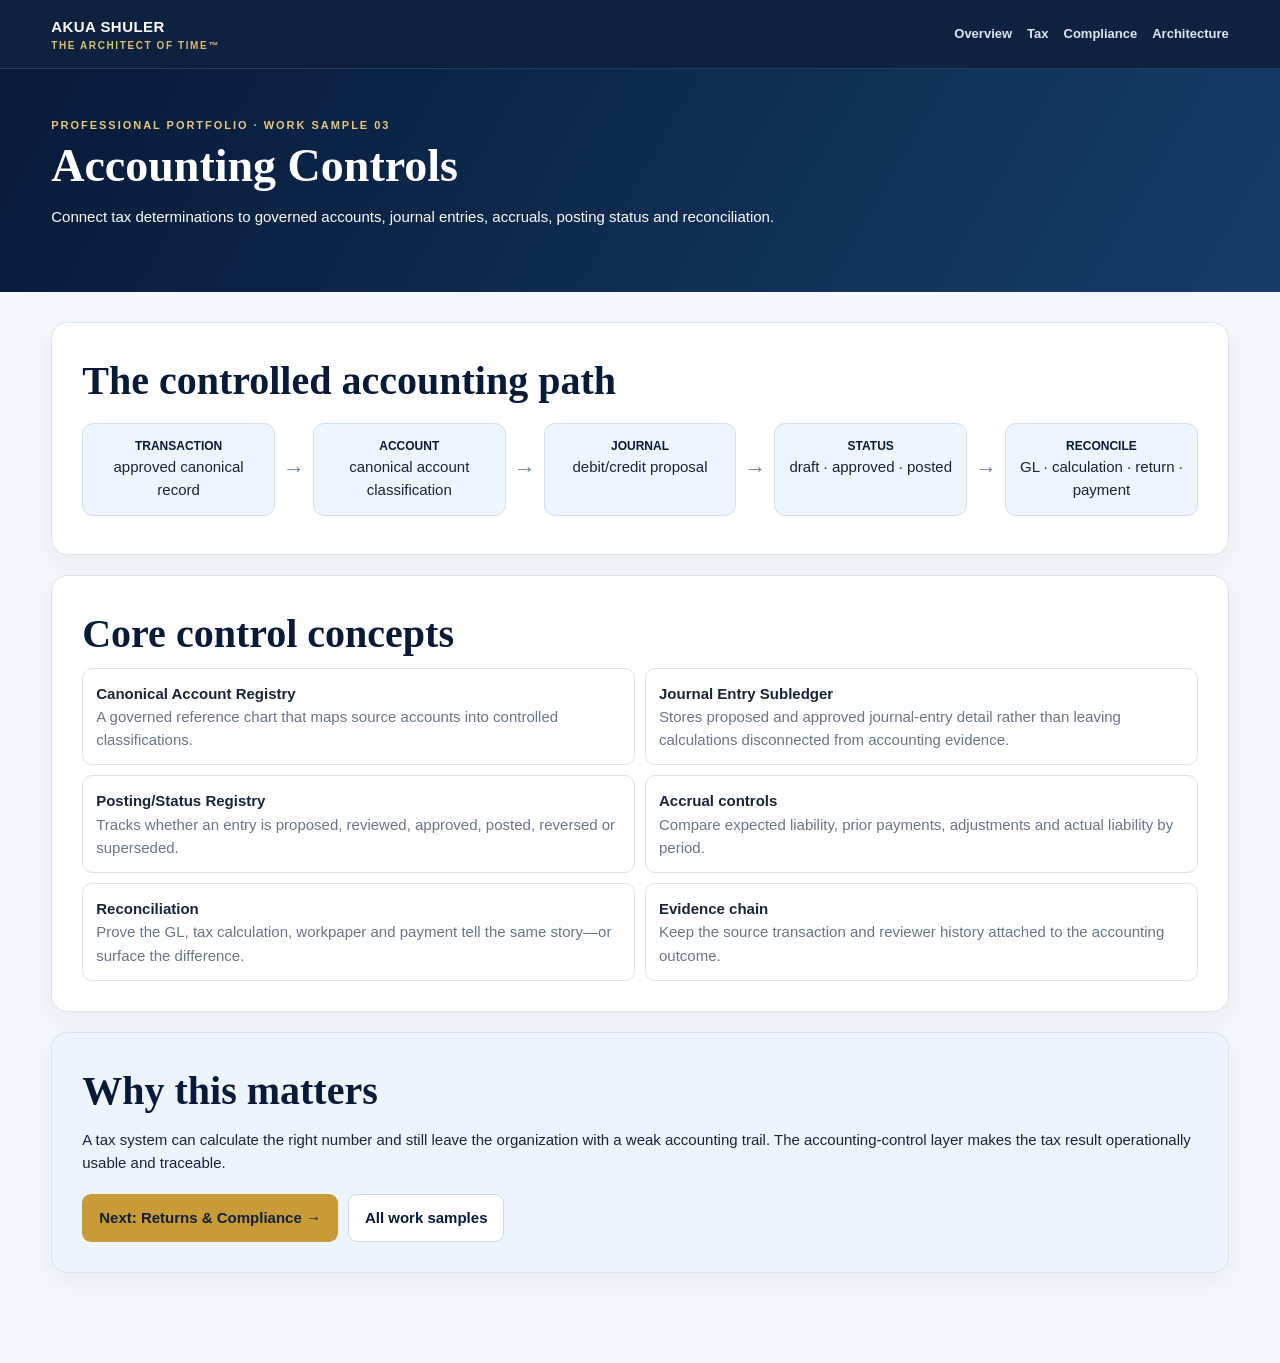
<file: accounting-controls.html>
<!doctype html><html><head><meta charset="utf-8"><meta name="viewport" content="width=device-width,initial-scale=1"><title>Accounting Controls | Akua Shuler</title><link rel="stylesheet" href="hh-portfolio.css?v=20260925b"></head><body><header class="top"><div class="wrap"><a class="brand" href="/">AKUA SHULER<small>THE ARCHITECT OF TIME™</small></a><nav class="nav"><a href="/">Overview</a><a href="tax-engine.html">Tax</a><a href="compliance.html">Compliance</a><a href="architecture.html">Architecture</a></nav></div></header><section class="detail-hero"><div class="wrap"><div class="ey">PROFESSIONAL PORTFOLIO · WORK SAMPLE 03</div><h1>Accounting Controls</h1><p>Connect tax determinations to governed accounts, journal entries, accruals, posting status and reconciliation.</p></div></section><main class="wrap detail-main"><section class="section"><h2>The controlled accounting path</h2><div class="flow"><div class="step"><b>TRANSACTION</b>approved canonical record</div><div class="arrow">→</div><div class="step"><b>ACCOUNT</b>canonical account classification</div><div class="arrow">→</div><div class="step"><b>JOURNAL</b>debit/credit proposal</div><div class="arrow">→</div><div class="step"><b>STATUS</b>draft · approved · posted</div><div class="arrow">→</div><div class="step"><b>RECONCILE</b>GL · calculation · return · payment</div></div></section><section class="section"><h2>Core control concepts</h2><div class="checklist"><div><strong>Canonical Account Registry</strong><br><span class="muted">A governed reference chart that maps source accounts into controlled classifications.</span></div><div><strong>Journal Entry Subledger</strong><br><span class="muted">Stores proposed and approved journal-entry detail rather than leaving calculations disconnected from accounting evidence.</span></div><div><strong>Posting/Status Registry</strong><br><span class="muted">Tracks whether an entry is proposed, reviewed, approved, posted, reversed or superseded.</span></div><div><strong>Accrual controls</strong><br><span class="muted">Compare expected liability, prior payments, adjustments and actual liability by period.</span></div><div><strong>Reconciliation</strong><br><span class="muted">Prove the GL, tax calculation, workpaper and payment tell the same story—or surface the difference.</span></div><div><strong>Evidence chain</strong><br><span class="muted">Keep the source transaction and reviewer history attached to the accounting outcome.</span></div></div></section><section class="section soft"><h2>Why this matters</h2><p>A tax system can calculate the right number and still leave the organization with a weak accounting trail. The accounting-control layer makes the tax result operationally usable and traceable.</p><div class="actions"><a class="btn primary" href="compliance.html">Next: Returns & Compliance →</a><a class="btn light" href="/#modules">All work samples</a></div></section></main></body></html>
</file>
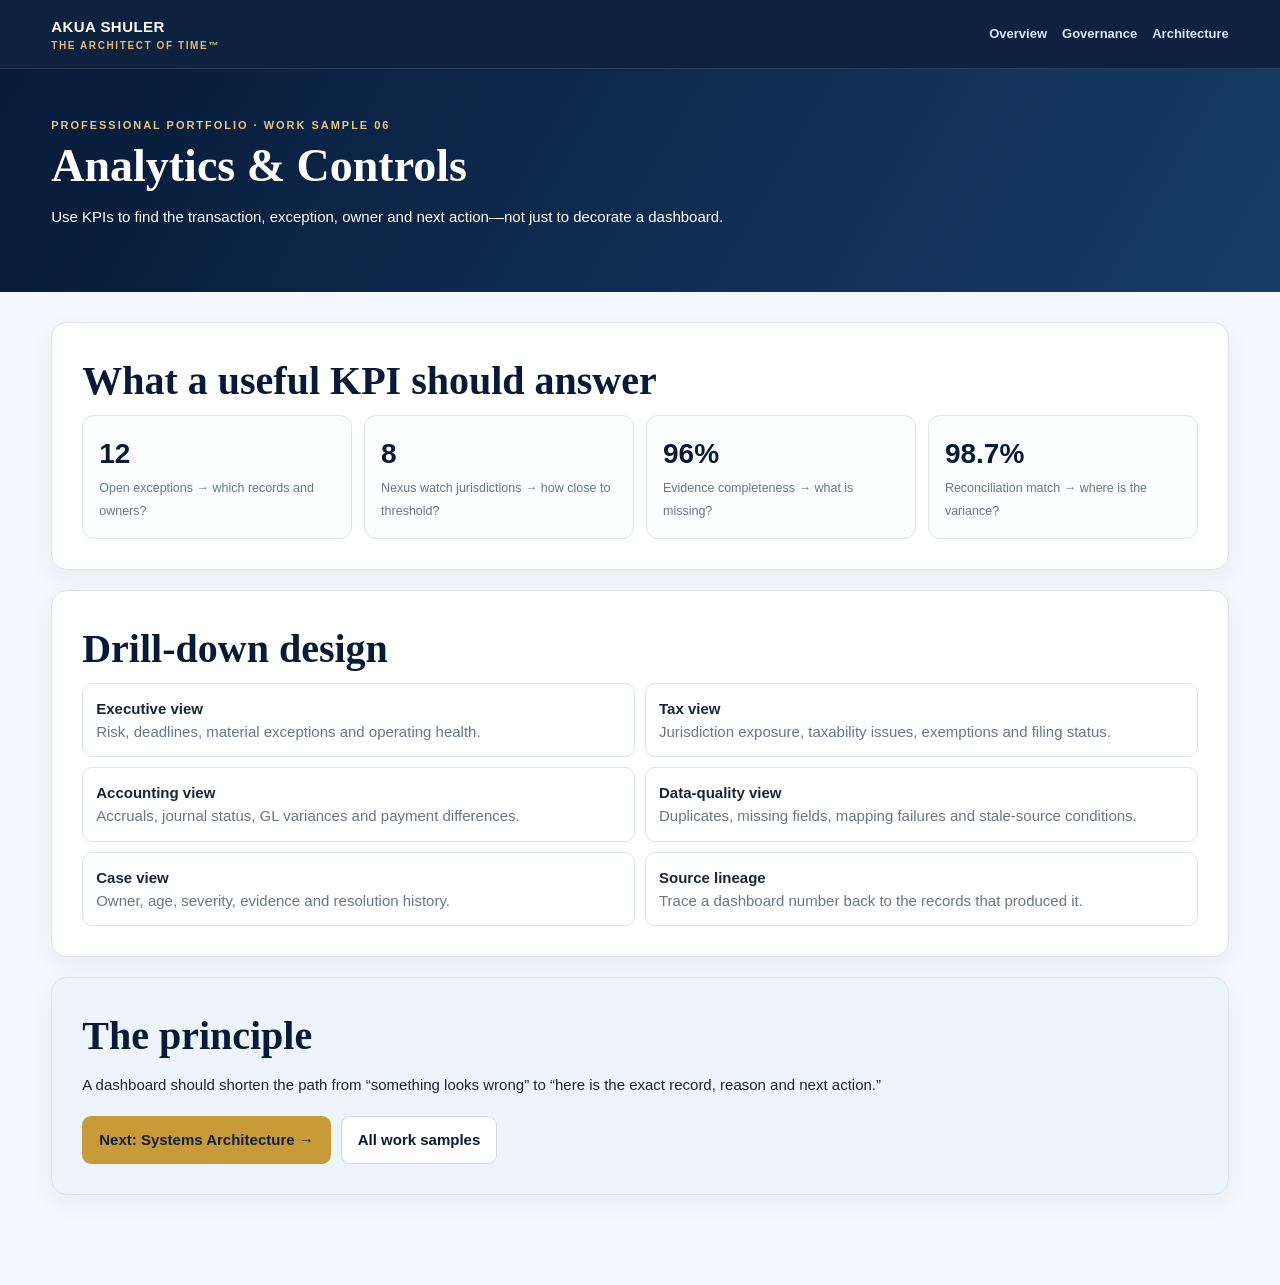
<file: analytics.html>
<!doctype html><html><head><meta charset="utf-8"><meta name="viewport" content="width=device-width,initial-scale=1"><title>Analytics & Controls | Akua Shuler</title><link rel="stylesheet" href="hh-portfolio.css?v=20260925b"></head><body><header class="top"><div class="wrap"><a class="brand" href="/">AKUA SHULER<small>THE ARCHITECT OF TIME™</small></a><nav class="nav"><a href="/">Overview</a><a href="governance.html">Governance</a><a href="architecture.html">Architecture</a></nav></div></header><section class="detail-hero"><div class="wrap"><div class="ey">PROFESSIONAL PORTFOLIO · WORK SAMPLE 06</div><h1>Analytics & Controls</h1><p>Use KPIs to find the transaction, exception, owner and next action—not just to decorate a dashboard.</p></div></section><main class="wrap detail-main"><section class="section"><h2>What a useful KPI should answer</h2><div class="kpis"><div class="kpi"><b>12</b><small>Open exceptions → which records and owners?</small></div><div class="kpi"><b>8</b><small>Nexus watch jurisdictions → how close to threshold?</small></div><div class="kpi"><b>96%</b><small>Evidence completeness → what is missing?</small></div><div class="kpi"><b>98.7%</b><small>Reconciliation match → where is the variance?</small></div></div></section><section class="section"><h2>Drill-down design</h2><div class="checklist"><div><strong>Executive view</strong><br><span class="muted">Risk, deadlines, material exceptions and operating health.</span></div><div><strong>Tax view</strong><br><span class="muted">Jurisdiction exposure, taxability issues, exemptions and filing status.</span></div><div><strong>Accounting view</strong><br><span class="muted">Accruals, journal status, GL variances and payment differences.</span></div><div><strong>Data-quality view</strong><br><span class="muted">Duplicates, missing fields, mapping failures and stale-source conditions.</span></div><div><strong>Case view</strong><br><span class="muted">Owner, age, severity, evidence and resolution history.</span></div><div><strong>Source lineage</strong><br><span class="muted">Trace a dashboard number back to the records that produced it.</span></div></div></section><section class="section soft"><h2>The principle</h2><p>A dashboard should shorten the path from “something looks wrong” to “here is the exact record, reason and next action.”</p><div class="actions"><a class="btn primary" href="architecture.html">Next: Systems Architecture →</a><a class="btn light" href="/#modules">All work samples</a></div></section></main></body></html>
</file>
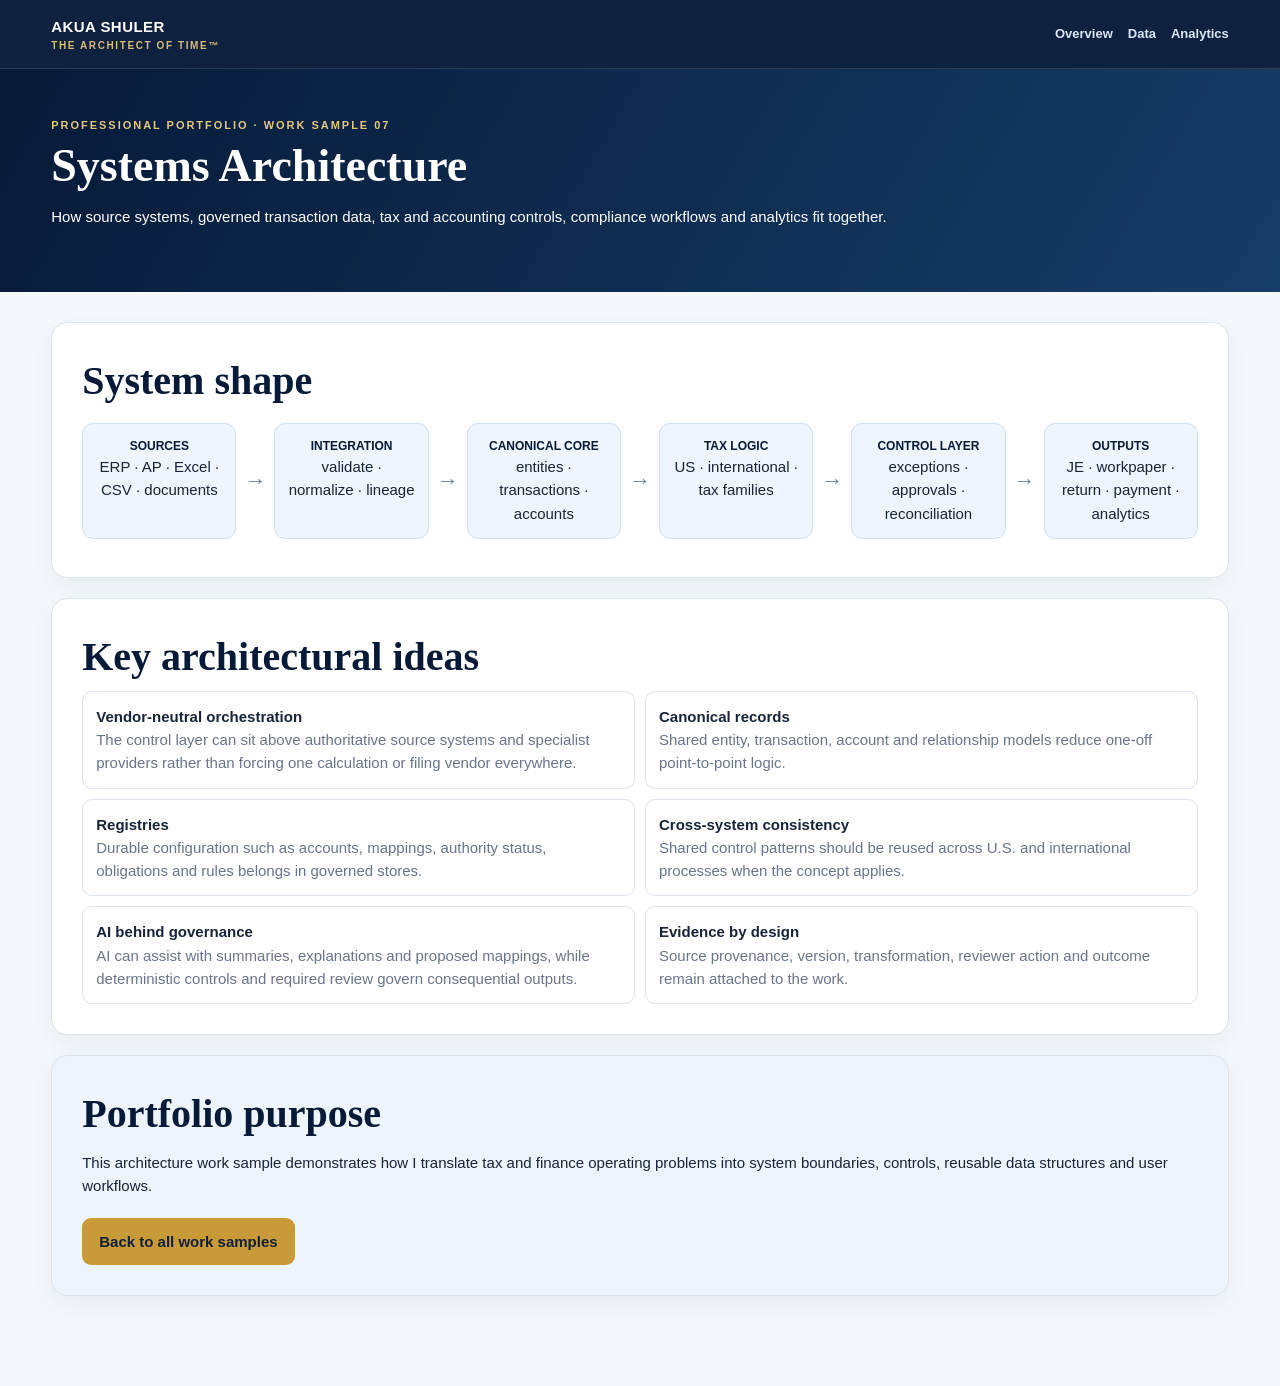
<file: architecture.html>
<!doctype html><html><head><meta charset="utf-8"><meta name="viewport" content="width=device-width,initial-scale=1"><title>Systems Architecture | Akua Shuler</title><link rel="stylesheet" href="hh-portfolio.css?v=20260925b"></head><body><header class="top"><div class="wrap"><a class="brand" href="/">AKUA SHULER<small>THE ARCHITECT OF TIME™</small></a><nav class="nav"><a href="/">Overview</a><a href="data-intake.html">Data</a><a href="analytics.html">Analytics</a></nav></div></header><section class="detail-hero"><div class="wrap"><div class="ey">PROFESSIONAL PORTFOLIO · WORK SAMPLE 07</div><h1>Systems Architecture</h1><p>How source systems, governed transaction data, tax and accounting controls, compliance workflows and analytics fit together.</p></div></section><main class="wrap detail-main"><section class="section"><h2>System shape</h2><div class="flow"><div class="step"><b>SOURCES</b>ERP · AP · Excel · CSV · documents</div><div class="arrow">→</div><div class="step"><b>INTEGRATION</b>validate · normalize · lineage</div><div class="arrow">→</div><div class="step"><b>CANONICAL CORE</b>entities · transactions · accounts</div><div class="arrow">→</div><div class="step"><b>TAX LOGIC</b>US · international · tax families</div><div class="arrow">→</div><div class="step"><b>CONTROL LAYER</b>exceptions · approvals · reconciliation</div><div class="arrow">→</div><div class="step"><b>OUTPUTS</b>JE · workpaper · return · payment · analytics</div></div></section><section class="section"><h2>Key architectural ideas</h2><div class="checklist"><div><strong>Vendor-neutral orchestration</strong><br><span class="muted">The control layer can sit above authoritative source systems and specialist providers rather than forcing one calculation or filing vendor everywhere.</span></div><div><strong>Canonical records</strong><br><span class="muted">Shared entity, transaction, account and relationship models reduce one-off point-to-point logic.</span></div><div><strong>Registries</strong><br><span class="muted">Durable configuration such as accounts, mappings, authority status, obligations and rules belongs in governed stores.</span></div><div><strong>Cross-system consistency</strong><br><span class="muted">Shared control patterns should be reused across U.S. and international processes when the concept applies.</span></div><div><strong>AI behind governance</strong><br><span class="muted">AI can assist with summaries, explanations and proposed mappings, while deterministic controls and required review govern consequential outputs.</span></div><div><strong>Evidence by design</strong><br><span class="muted">Source provenance, version, transformation, reviewer action and outcome remain attached to the work.</span></div></div></section><section class="section soft"><h2>Portfolio purpose</h2><p>This architecture work sample demonstrates how I translate tax and finance operating problems into system boundaries, controls, reusable data structures and user workflows.</p><div class="actions"><a class="btn primary" href="/#modules">Back to all work samples</a></div></section></main></body></html>
</file>
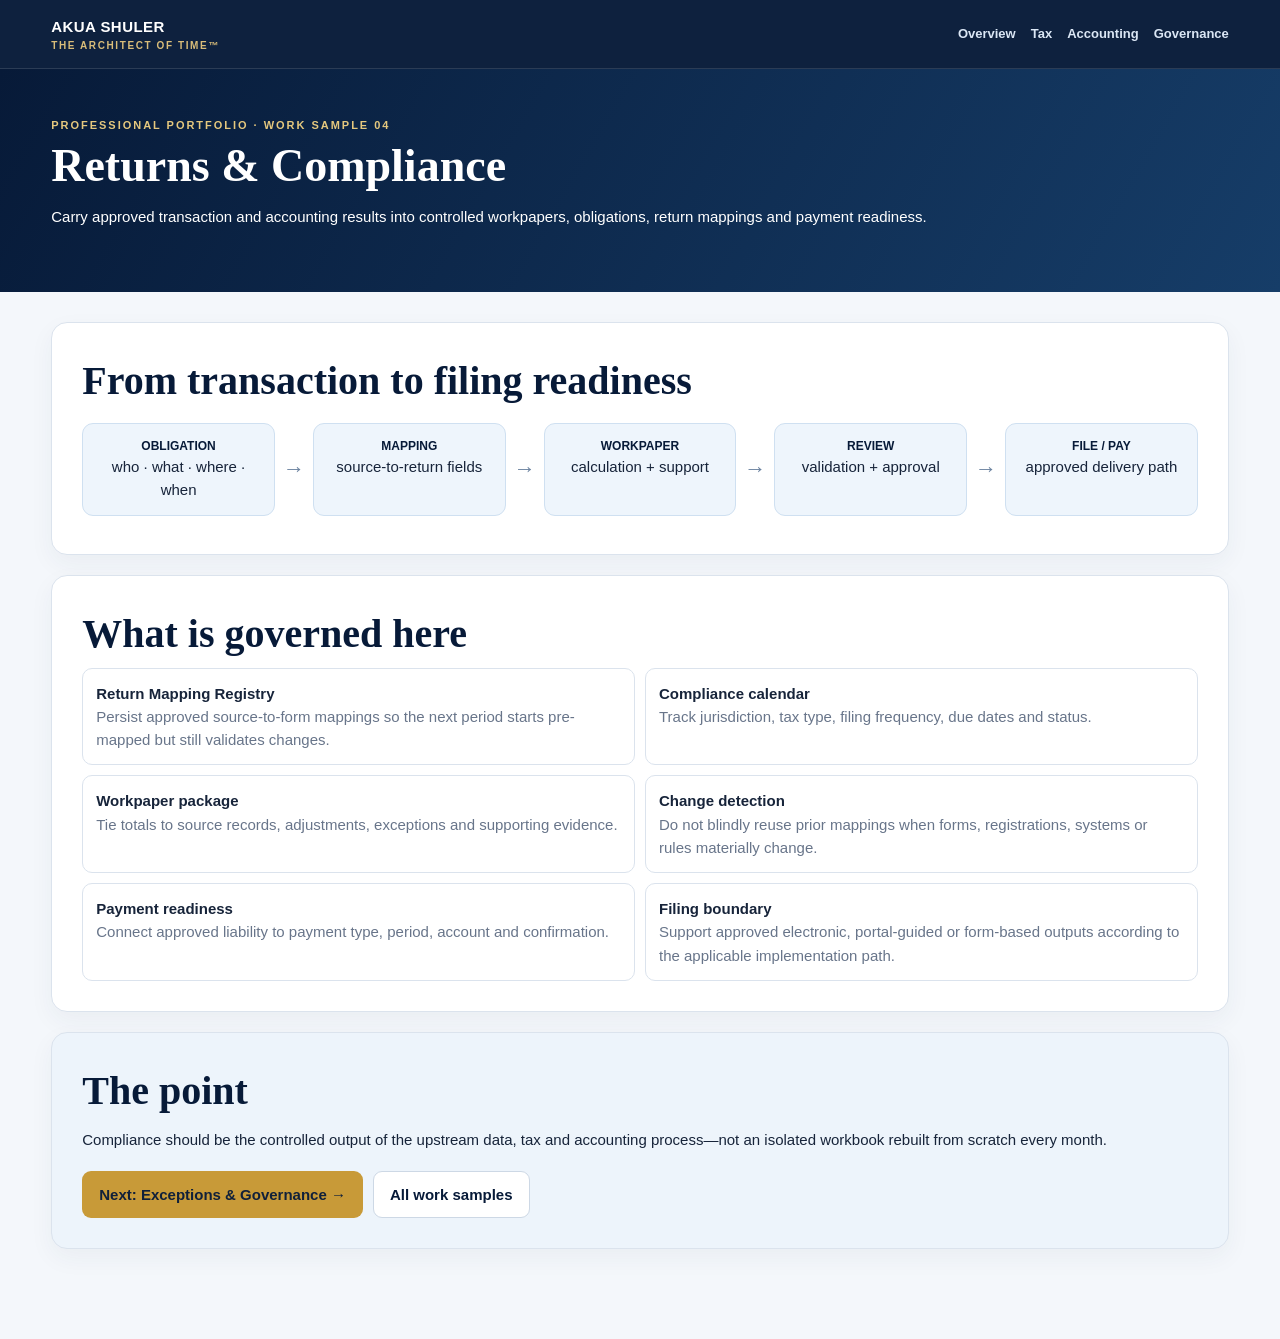
<file: compliance.html>
<!doctype html><html><head><meta charset="utf-8"><meta name="viewport" content="width=device-width,initial-scale=1"><title>Returns & Compliance | Akua Shuler</title><link rel="stylesheet" href="hh-portfolio.css?v=20260925b"></head><body><header class="top"><div class="wrap"><a class="brand" href="/">AKUA SHULER<small>THE ARCHITECT OF TIME™</small></a><nav class="nav"><a href="/">Overview</a><a href="tax-engine.html">Tax</a><a href="accounting-controls.html">Accounting</a><a href="governance.html">Governance</a></nav></div></header><section class="detail-hero"><div class="wrap"><div class="ey">PROFESSIONAL PORTFOLIO · WORK SAMPLE 04</div><h1>Returns & Compliance</h1><p>Carry approved transaction and accounting results into controlled workpapers, obligations, return mappings and payment readiness.</p></div></section><main class="wrap detail-main"><section class="section"><h2>From transaction to filing readiness</h2><div class="flow"><div class="step"><b>OBLIGATION</b>who · what · where · when</div><div class="arrow">→</div><div class="step"><b>MAPPING</b>source-to-return fields</div><div class="arrow">→</div><div class="step"><b>WORKPAPER</b>calculation + support</div><div class="arrow">→</div><div class="step"><b>REVIEW</b>validation + approval</div><div class="arrow">→</div><div class="step"><b>FILE / PAY</b>approved delivery path</div></div></section><section class="section"><h2>What is governed here</h2><div class="checklist"><div><strong>Return Mapping Registry</strong><br><span class="muted">Persist approved source-to-form mappings so the next period starts pre-mapped but still validates changes.</span></div><div><strong>Compliance calendar</strong><br><span class="muted">Track jurisdiction, tax type, filing frequency, due dates and status.</span></div><div><strong>Workpaper package</strong><br><span class="muted">Tie totals to source records, adjustments, exceptions and supporting evidence.</span></div><div><strong>Change detection</strong><br><span class="muted">Do not blindly reuse prior mappings when forms, registrations, systems or rules materially change.</span></div><div><strong>Payment readiness</strong><br><span class="muted">Connect approved liability to payment type, period, account and confirmation.</span></div><div><strong>Filing boundary</strong><br><span class="muted">Support approved electronic, portal-guided or form-based outputs according to the applicable implementation path.</span></div></div></section><section class="section soft"><h2>The point</h2><p>Compliance should be the controlled output of the upstream data, tax and accounting process—not an isolated workbook rebuilt from scratch every month.</p><div class="actions"><a class="btn primary" href="governance.html">Next: Exceptions & Governance →</a><a class="btn light" href="/#modules">All work samples</a></div></section></main></body></html>
</file>
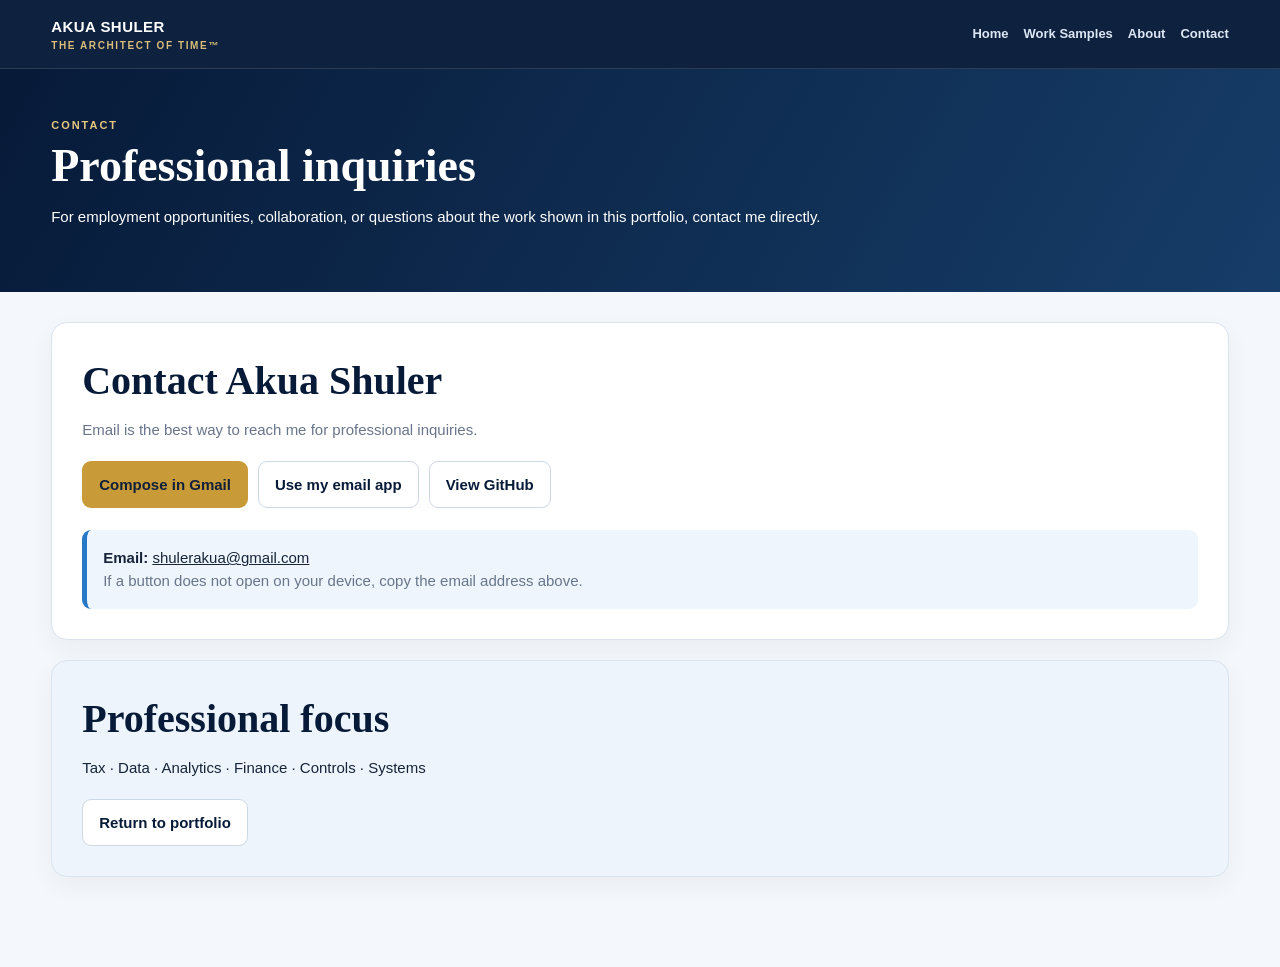
<file: contact.html>
<!doctype html><html lang="en"><head><meta charset="utf-8"><meta name="viewport" content="width=device-width,initial-scale=1"><meta name="description" content="Contact Akua Shuler for professional opportunities, collaboration, and portfolio inquiries."><title>Contact | Akua Shuler</title><link rel="stylesheet" href="hh-portfolio.css?v=20260925e"></head><body><header class="top"><div class="wrap"><a class="brand" href="/">AKUA SHULER<small>THE ARCHITECT OF TIME™</small></a><nav class="nav"><a href="/">Home</a><a href="/#modules">Work Samples</a><a href="/#about">About</a><a href="contact.html">Contact</a></nav></div></header><section class="detail-hero"><div class="wrap"><div class="ey">CONTACT</div><h1>Professional inquiries</h1><p>For employment opportunities, collaboration, or questions about the work shown in this portfolio, contact me directly.</p></div></section><main class="wrap detail-main"><section class="section"><h2>Contact Akua Shuler</h2><p class="sub">Email is the best way to reach me for professional inquiries.</p><div class="actions"><a class="btn primary" href="https://mail.google.com/mail/?view=cm&fs=1&to=shulerakua@gmail.com&su=Professional%20Portfolio%20Inquiry" target="_blank" rel="noopener">Compose in Gmail</a><a class="btn light" href="mailto:shulerakua@gmail.com?subject=Professional%20Portfolio%20Inquiry">Use my email app</a><a class="btn light" href="https://github.com/shulerakua-analyst" target="_blank" rel="noopener">View GitHub</a></div><div class="callout" style="margin-top:22px"><strong>Email:</strong> <a href="https://mail.google.com/mail/?view=cm&fs=1&to=shulerakua@gmail.com&su=Professional%20Portfolio%20Inquiry" target="_blank" rel="noopener">shulerakua@gmail.com</a><br><span class="muted">If a button does not open on your device, copy the email address above.</span></div></section><section class="section soft"><h2>Professional focus</h2><p>Tax · Data · Analytics · Finance · Controls · Systems</p><div class="actions"><a class="btn light" href="/">Return to portfolio</a></div></section></main></body></html>
</file>
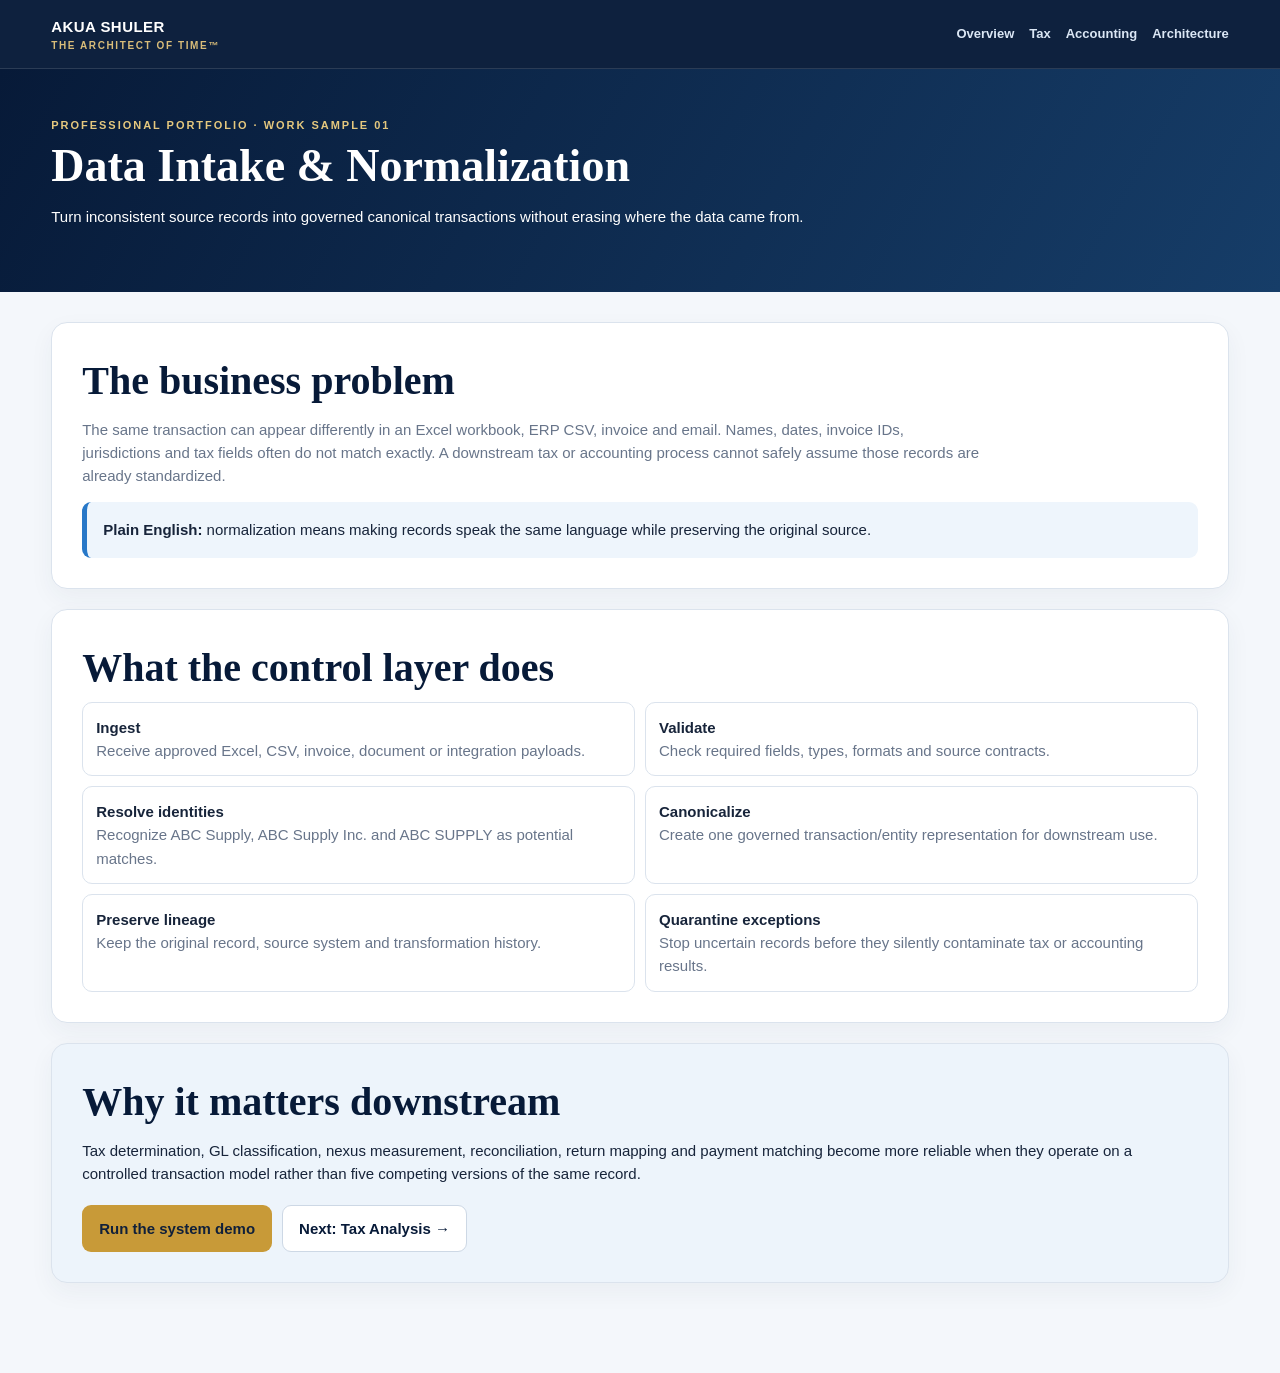
<file: data-intake.html>
<!doctype html><html><head><meta charset="utf-8"><meta name="viewport" content="width=device-width,initial-scale=1"><title>Data Intake & Normalization | Akua Shuler</title><link rel="stylesheet" href="hh-portfolio.css?v=20260925b"></head><body><header class="top"><div class="wrap"><a class="brand" href="/">AKUA SHULER<small>THE ARCHITECT OF TIME™</small></a><nav class="nav"><a href="/">Overview</a><a href="tax-engine.html">Tax</a><a href="accounting-controls.html">Accounting</a><a href="architecture.html">Architecture</a></nav></div></header><section class="detail-hero"><div class="wrap"><div class="ey">PROFESSIONAL PORTFOLIO · WORK SAMPLE 01</div><h1>Data Intake & Normalization</h1><p>Turn inconsistent source records into governed canonical transactions without erasing where the data came from.</p></div></section><main class="wrap detail-main"><section class="section"><h2>The business problem</h2><p class="sub">The same transaction can appear differently in an Excel workbook, ERP CSV, invoice and email. Names, dates, invoice IDs, jurisdictions and tax fields often do not match exactly. A downstream tax or accounting process cannot safely assume those records are already standardized.</p><div class="callout"><strong>Plain English:</strong> normalization means making records speak the same language while preserving the original source.</div></section><section class="section"><h2>What the control layer does</h2><div class="checklist"><div><strong>Ingest</strong><br><span class="muted">Receive approved Excel, CSV, invoice, document or integration payloads.</span></div><div><strong>Validate</strong><br><span class="muted">Check required fields, types, formats and source contracts.</span></div><div><strong>Resolve identities</strong><br><span class="muted">Recognize ABC Supply, ABC Supply Inc. and ABC SUPPLY as potential matches.</span></div><div><strong>Canonicalize</strong><br><span class="muted">Create one governed transaction/entity representation for downstream use.</span></div><div><strong>Preserve lineage</strong><br><span class="muted">Keep the original record, source system and transformation history.</span></div><div><strong>Quarantine exceptions</strong><br><span class="muted">Stop uncertain records before they silently contaminate tax or accounting results.</span></div></div></section><section class="section soft"><h2>Why it matters downstream</h2><p>Tax determination, GL classification, nexus measurement, reconciliation, return mapping and payment matching become more reliable when they operate on a controlled transaction model rather than five competing versions of the same record.</p><div class="actions"><a class="btn primary" href="/#demo">Run the system demo</a><a class="btn light" href="tax-engine.html">Next: Tax Analysis →</a></div></section></main></body></html>
</file>
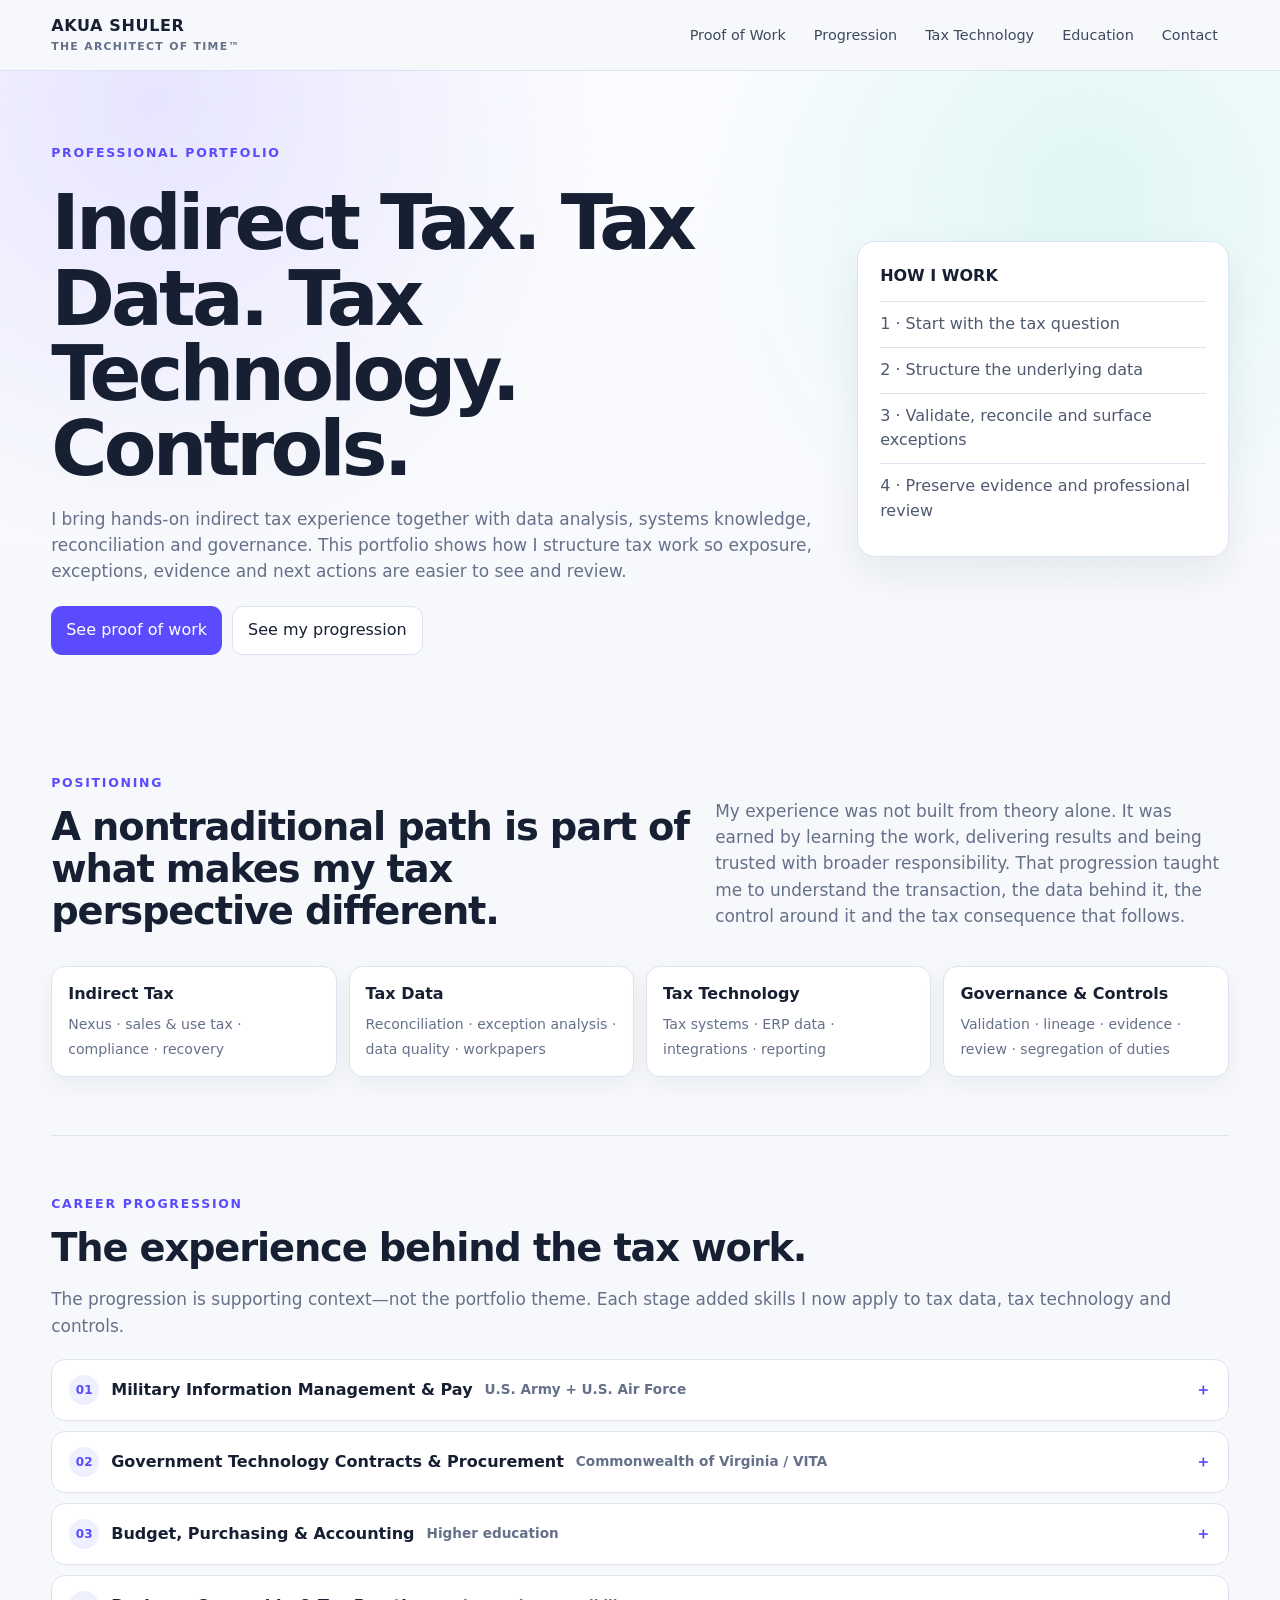
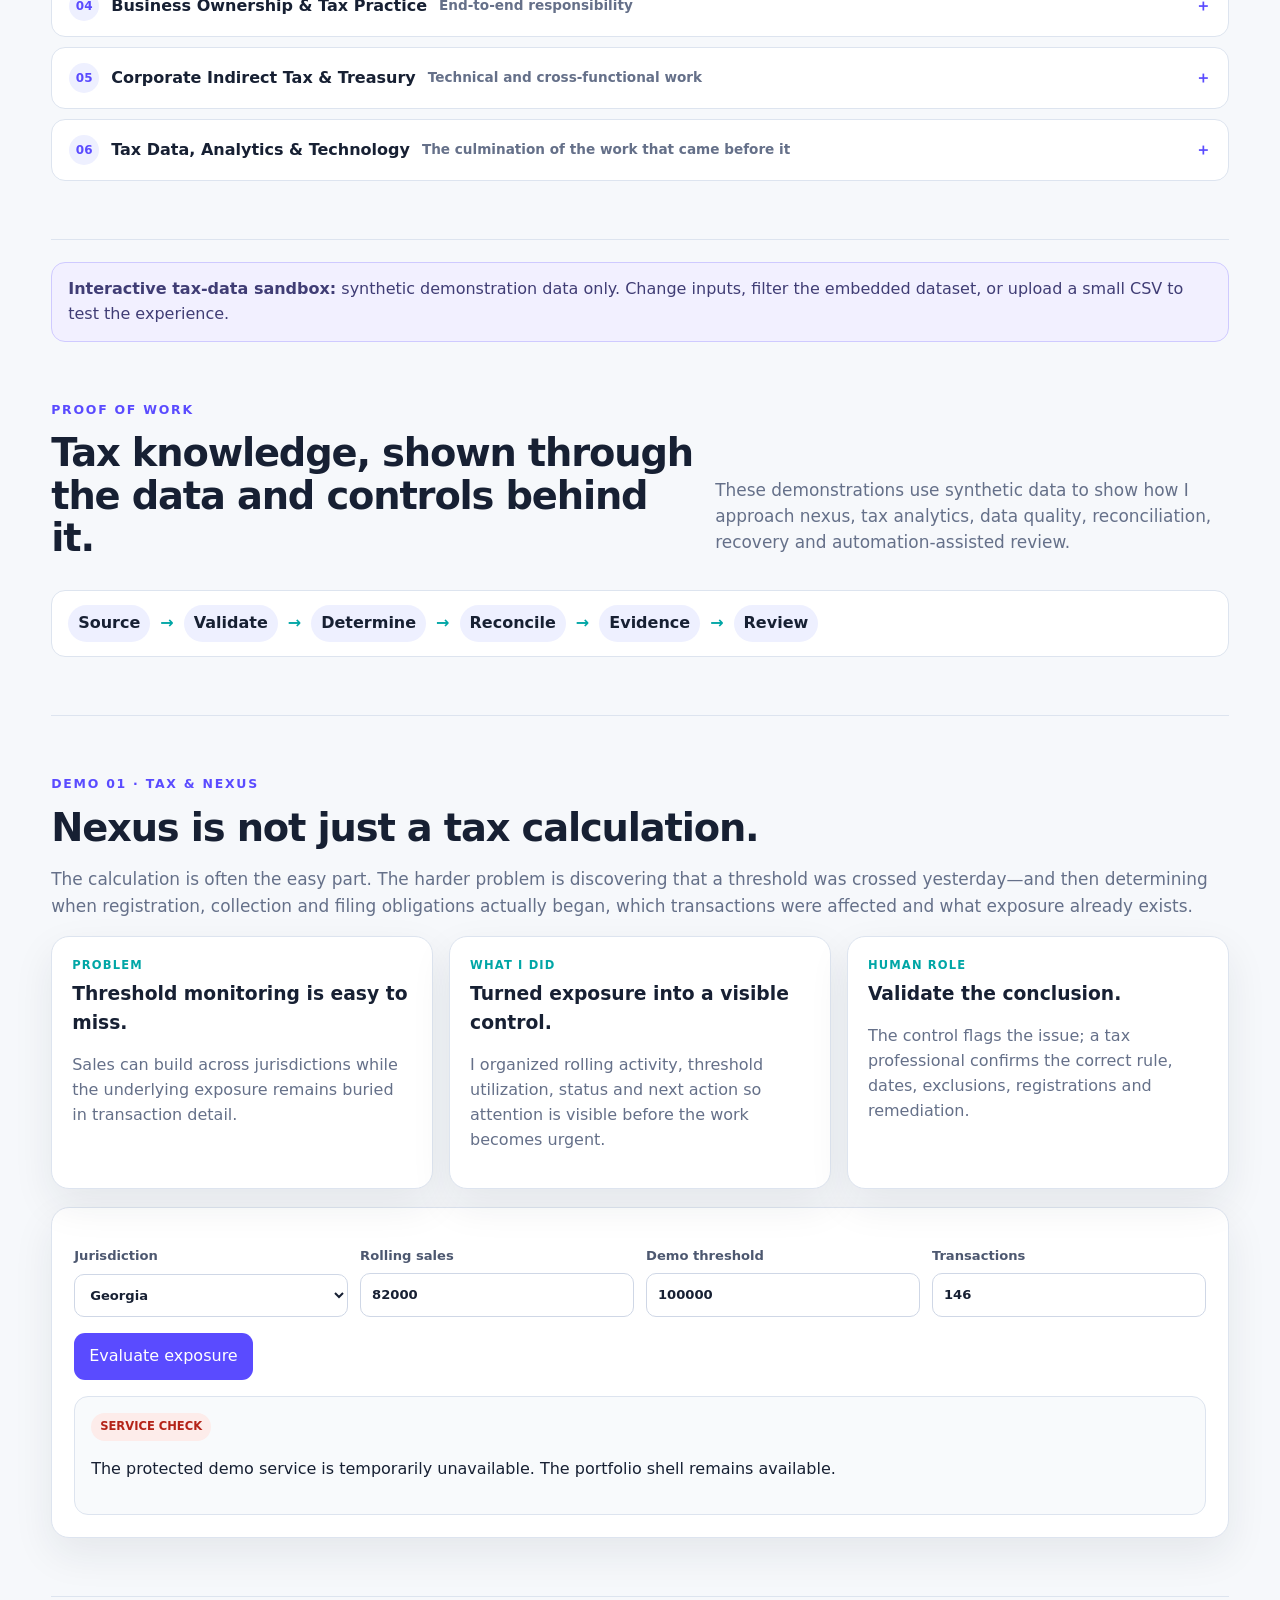
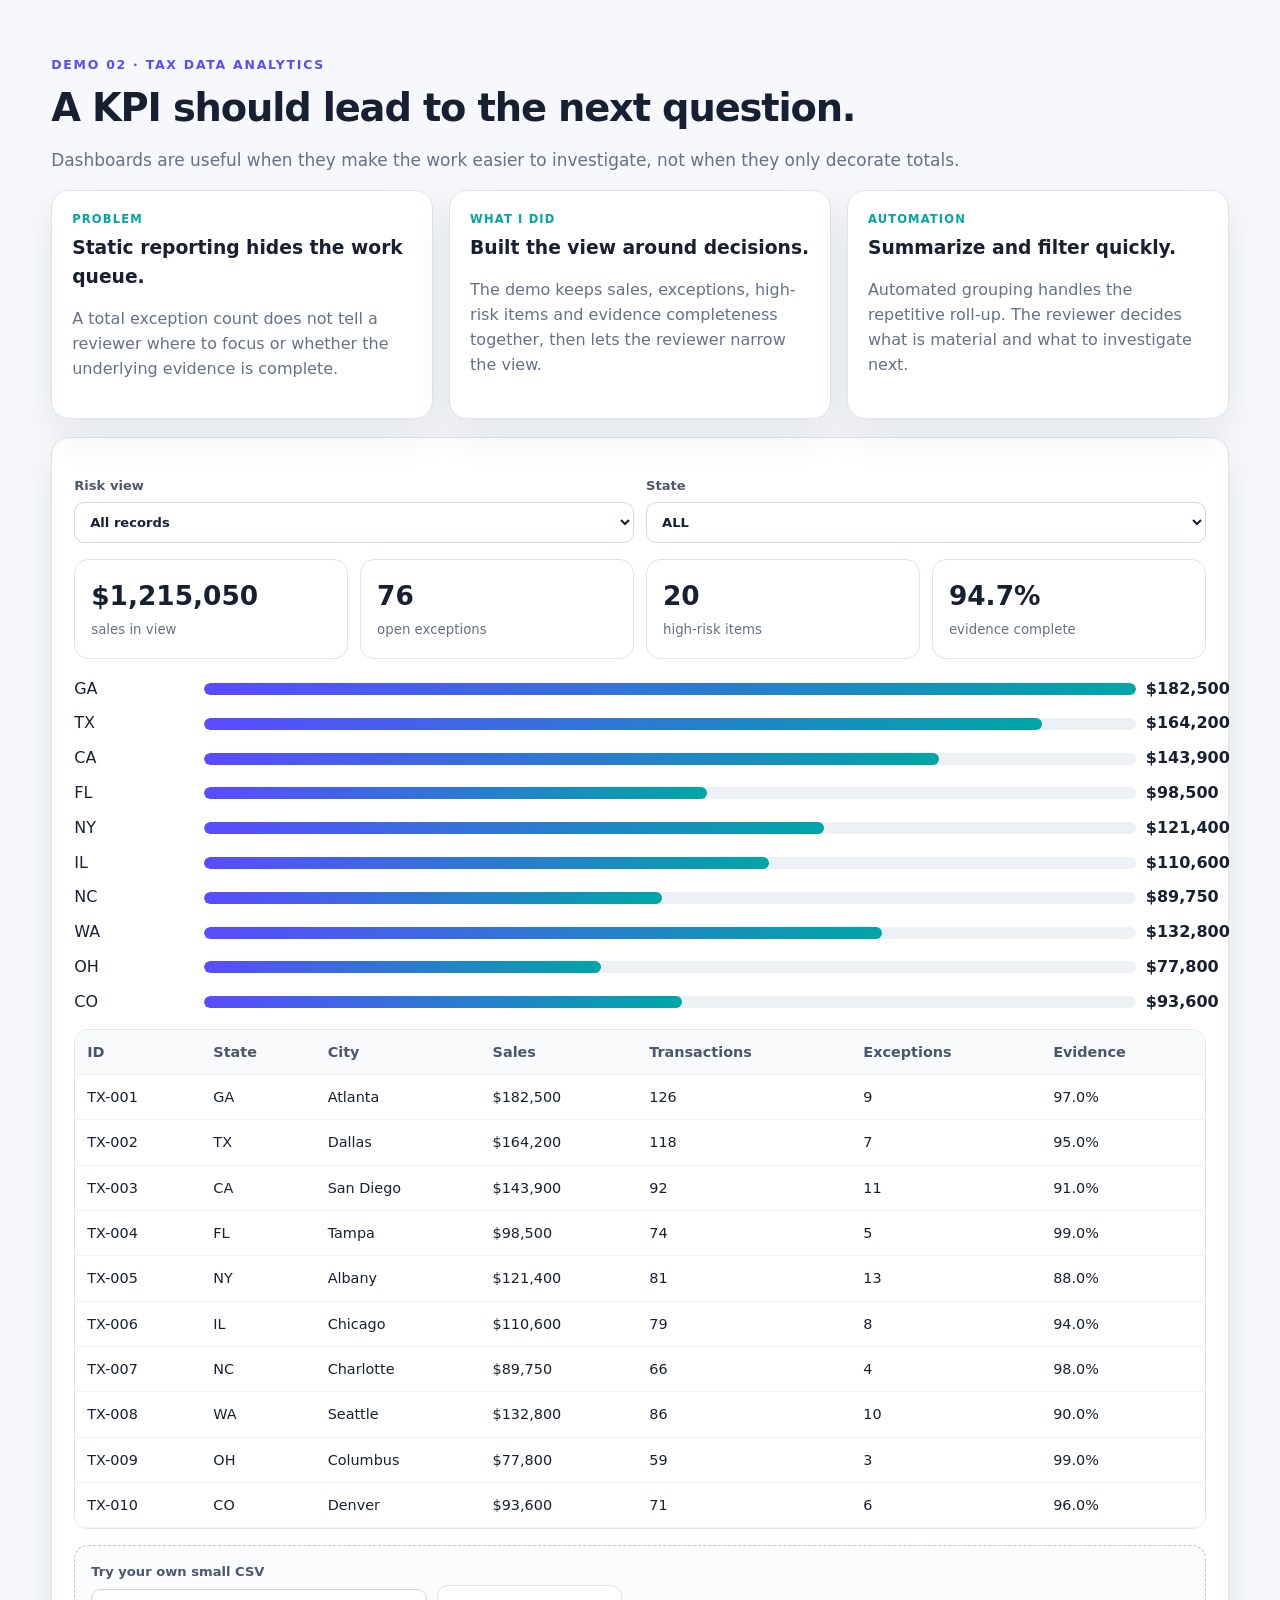
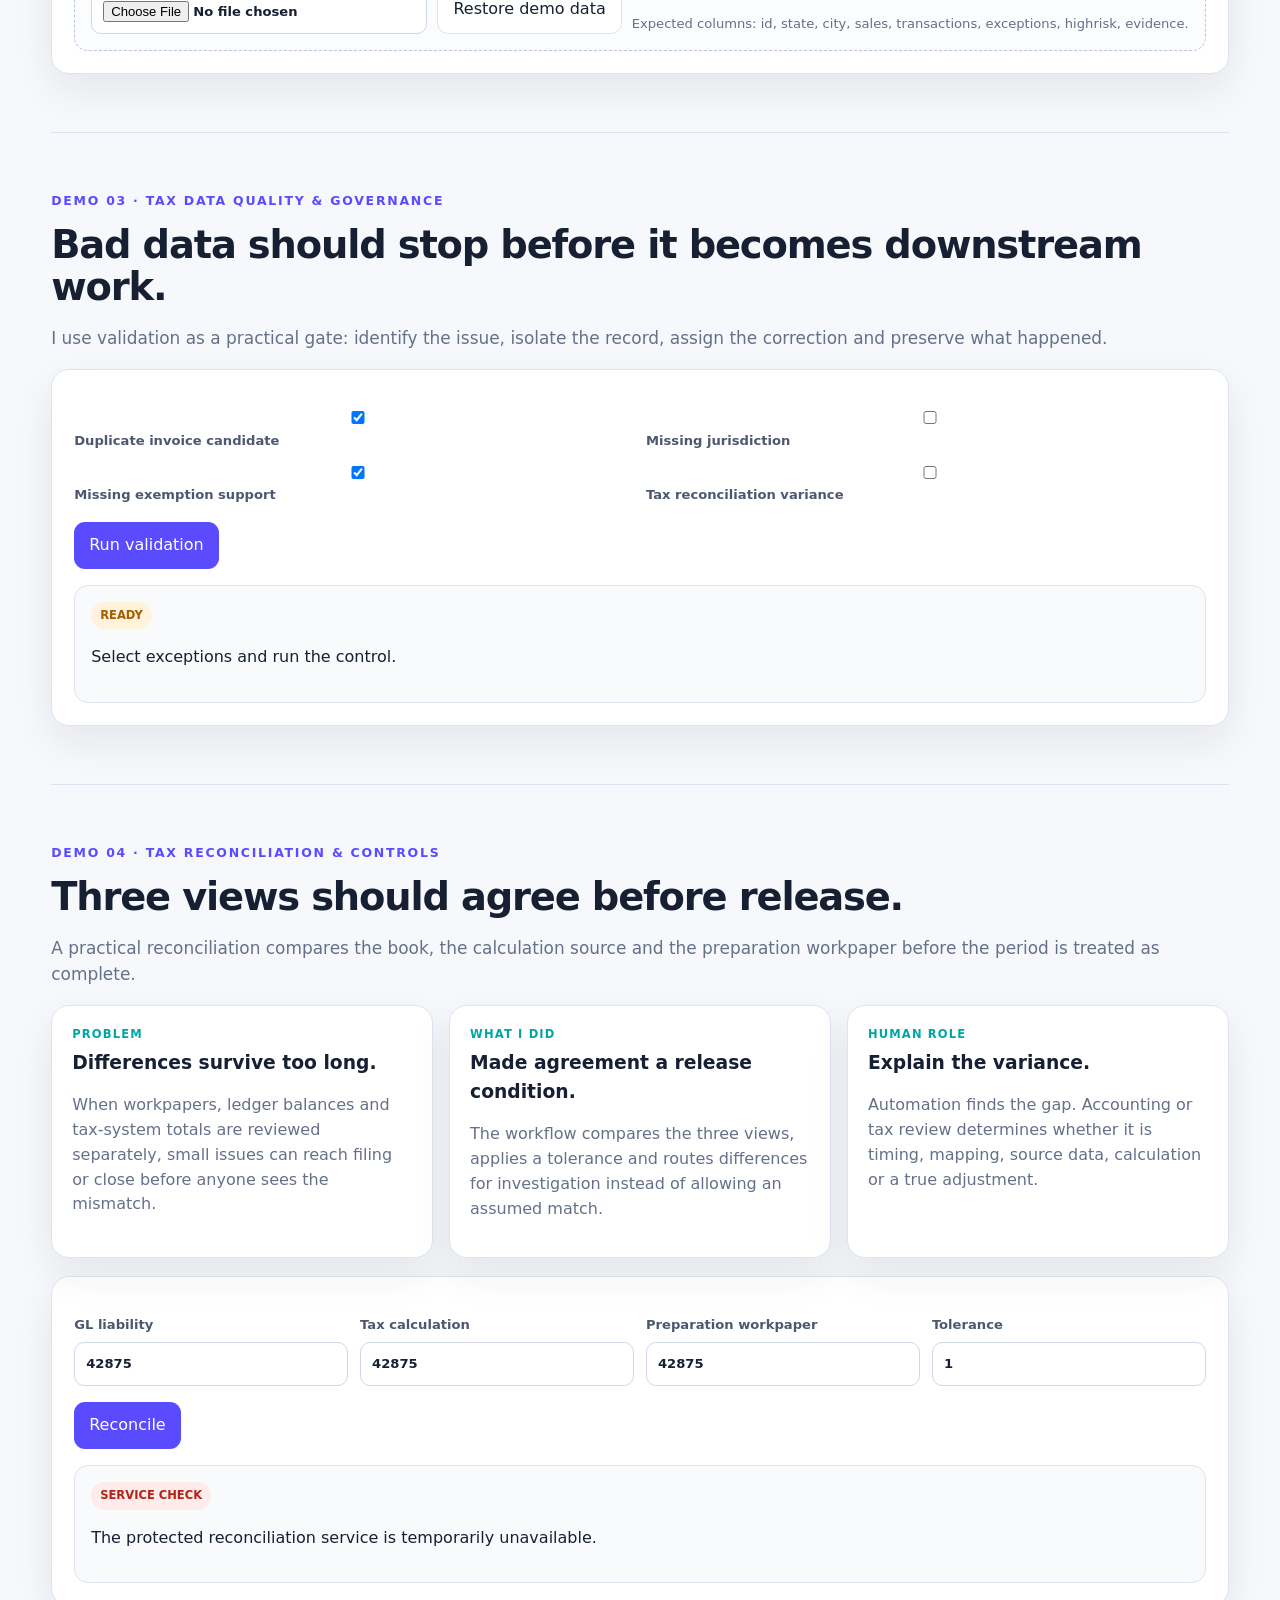
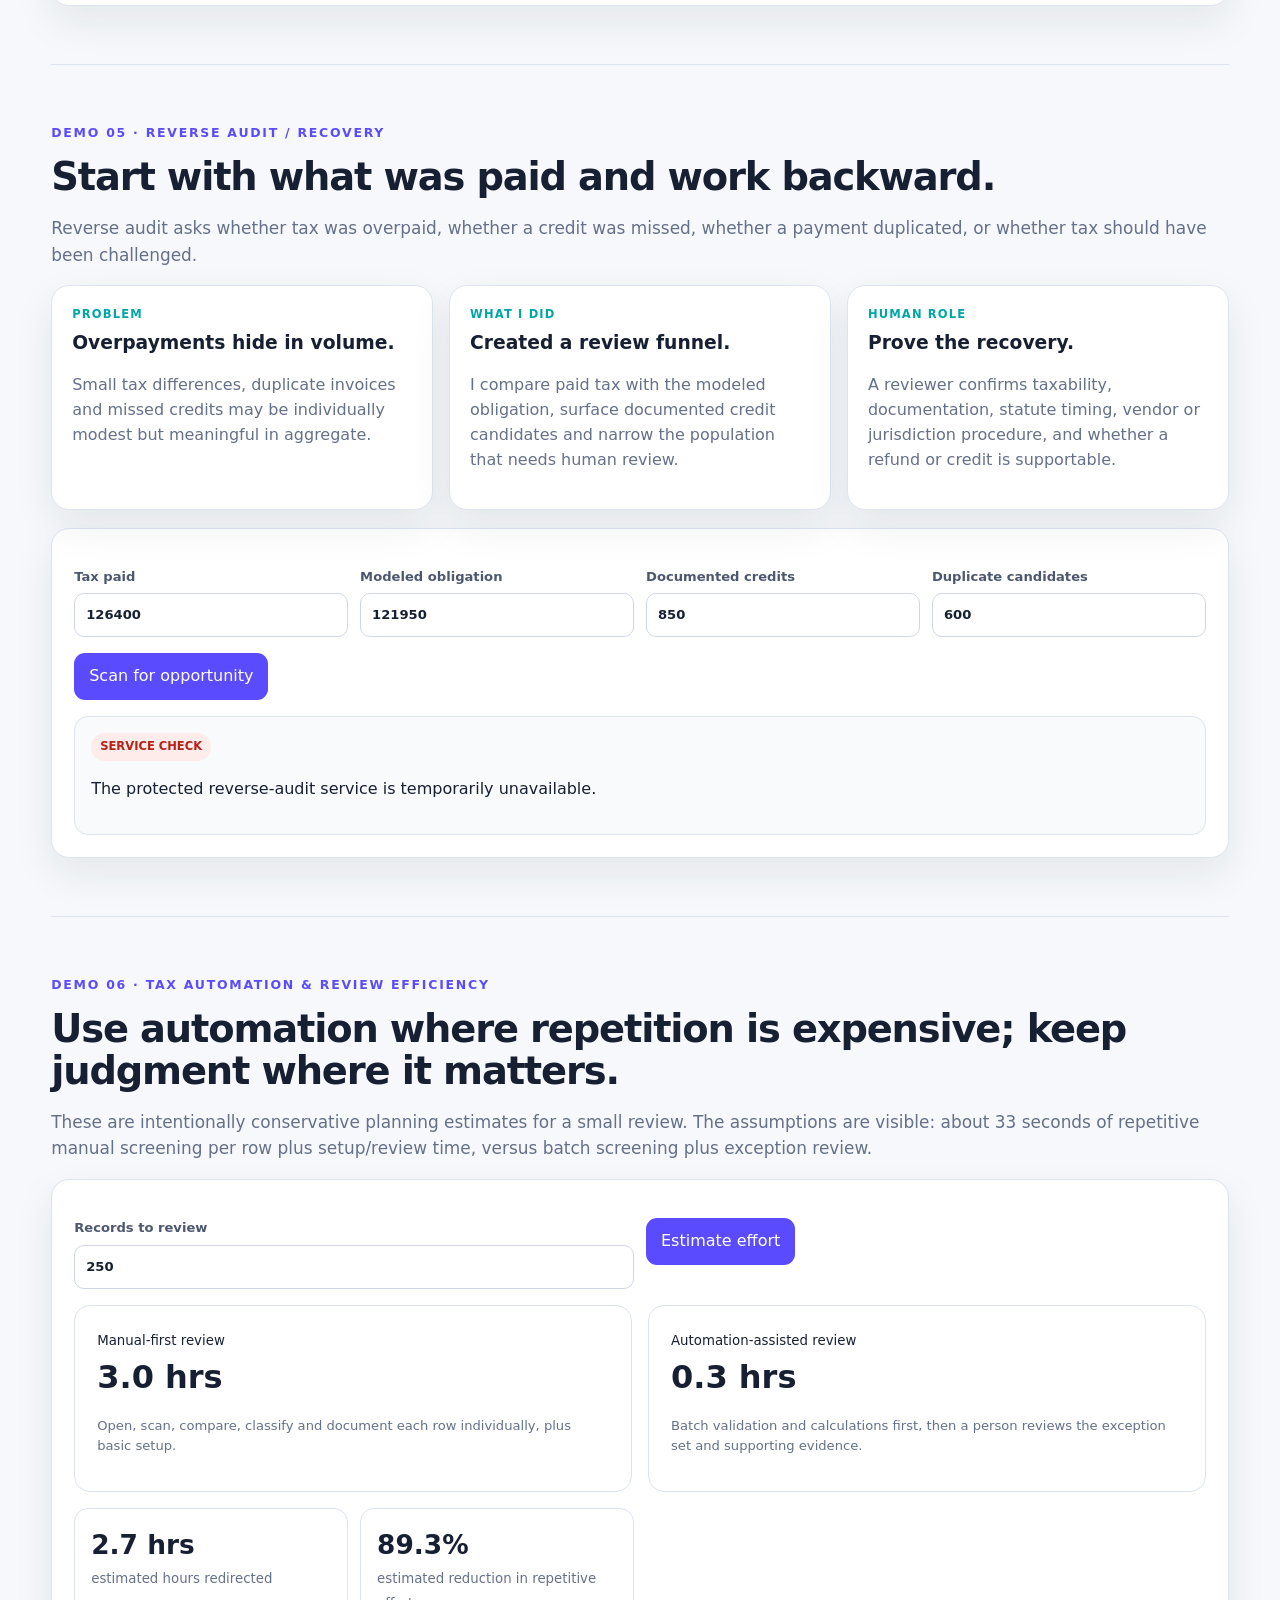
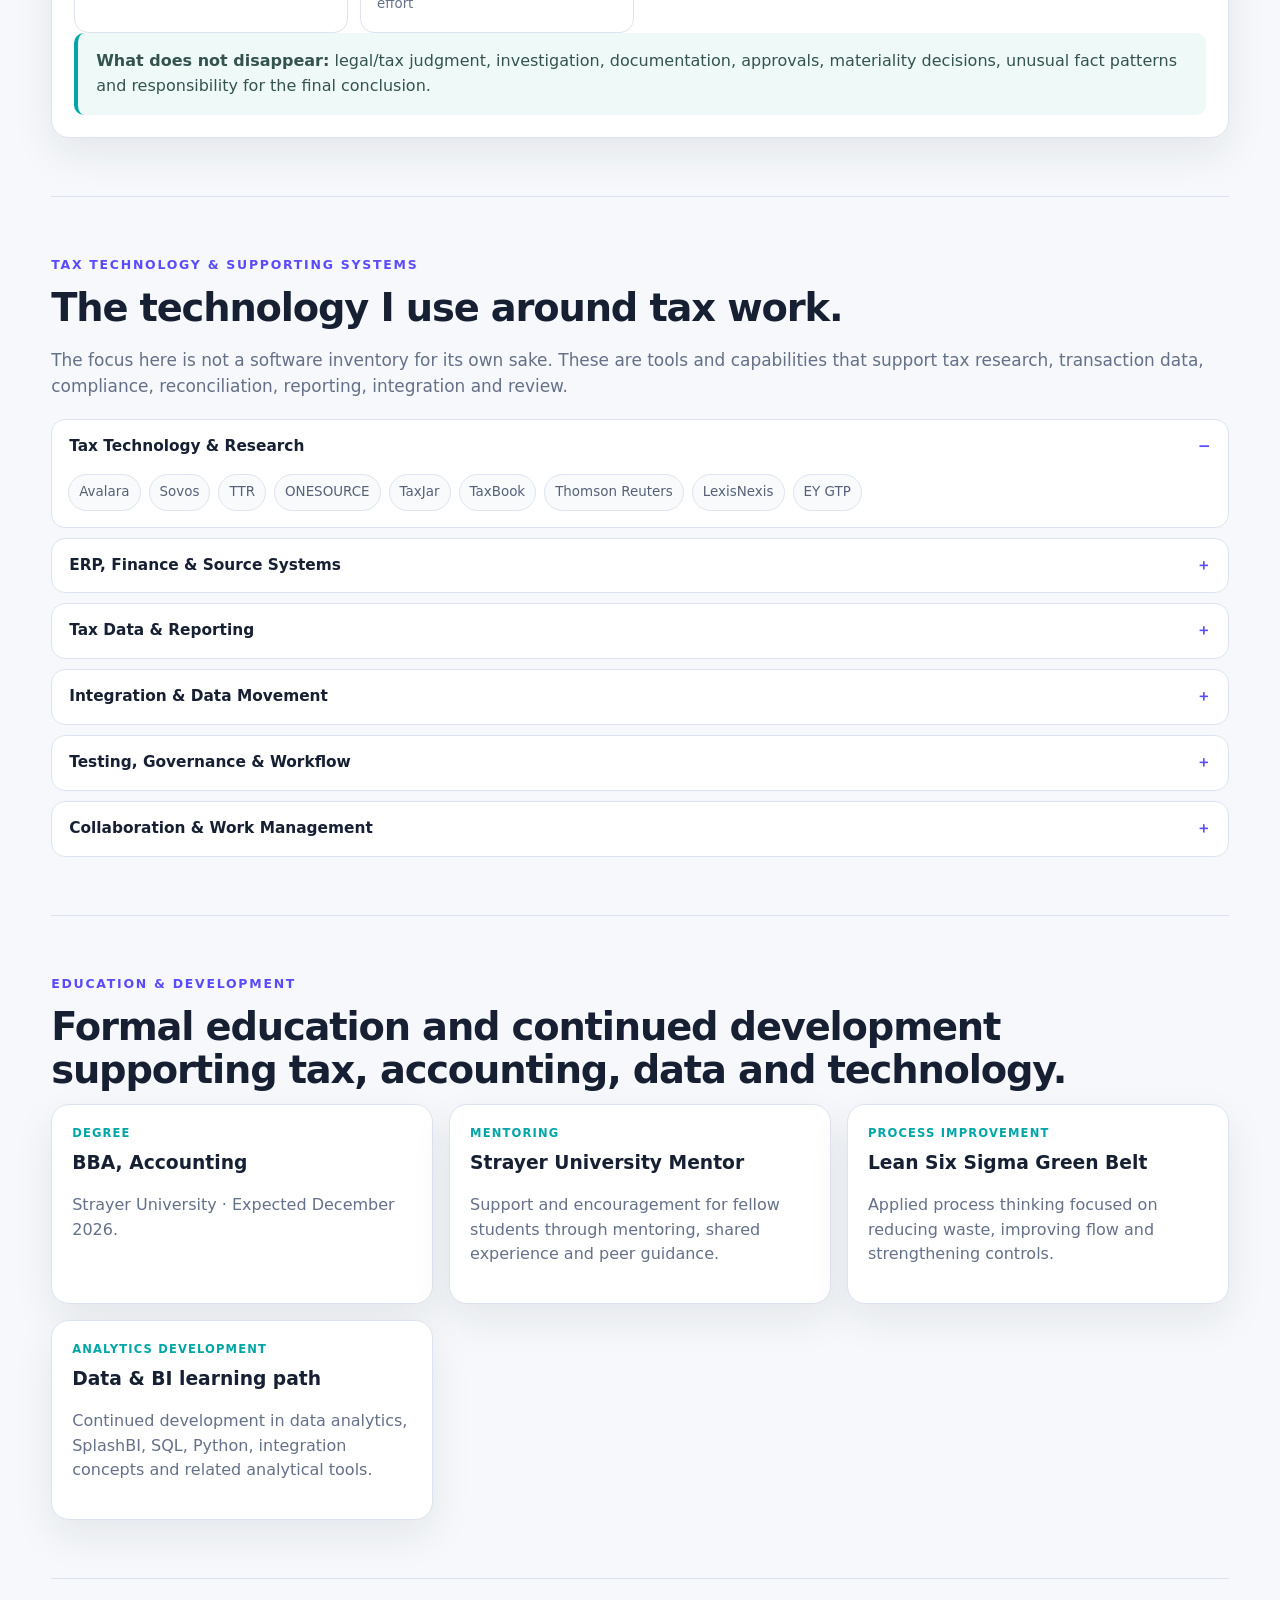
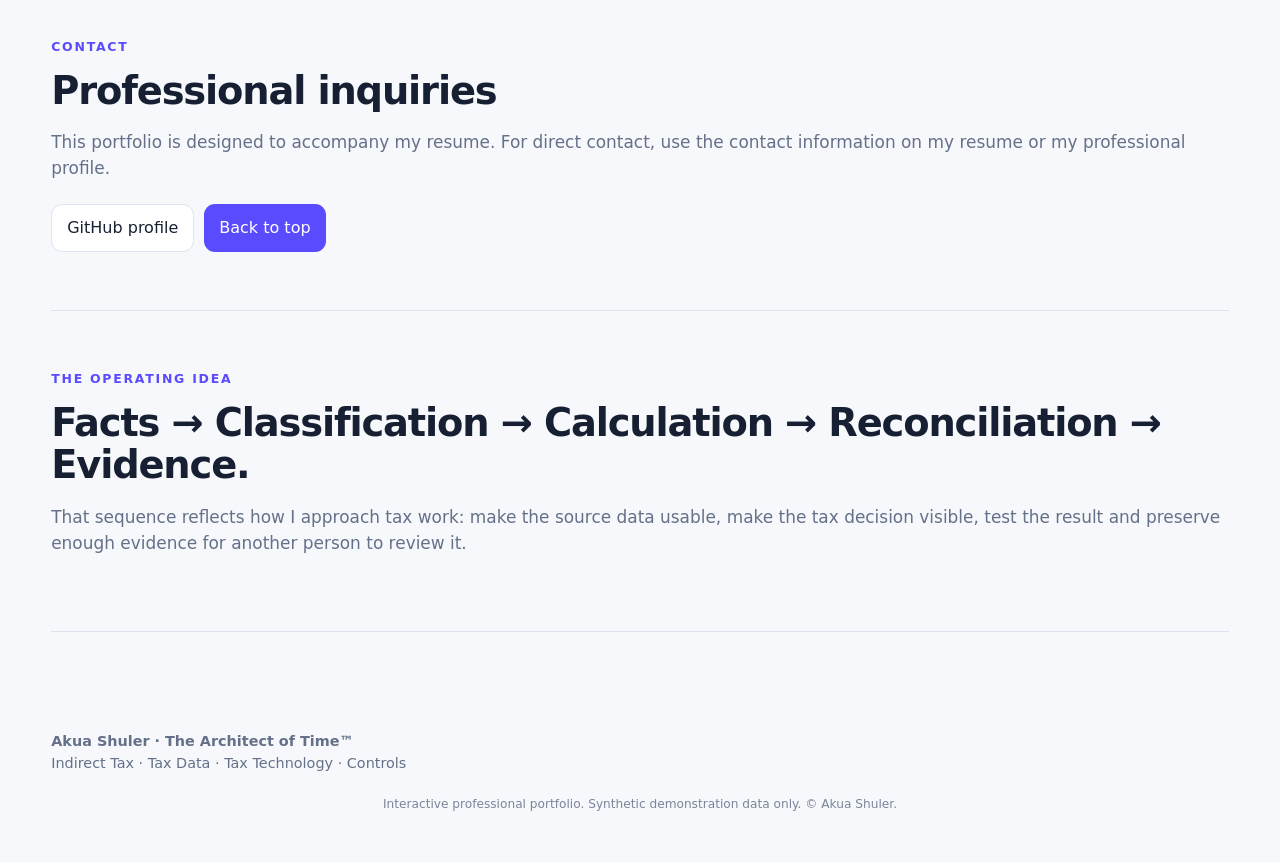
<file: demo.html>
<!doctype html><html lang="en"><head><meta charset="utf-8"><meta name="viewport" content="width=device-width,initial-scale=1"><meta http-equiv="refresh" content="0;url=index.html#proof"><link rel="canonical" href="index.html#proof"><title>Akua Shuler | Portfolio</title></head><body><p>This page is now part of the main portfolio. <a href="index.html#proof">Open Proof of Work</a>.</p><script>location.replace("index.html#proof")</script></body></html>
</file>
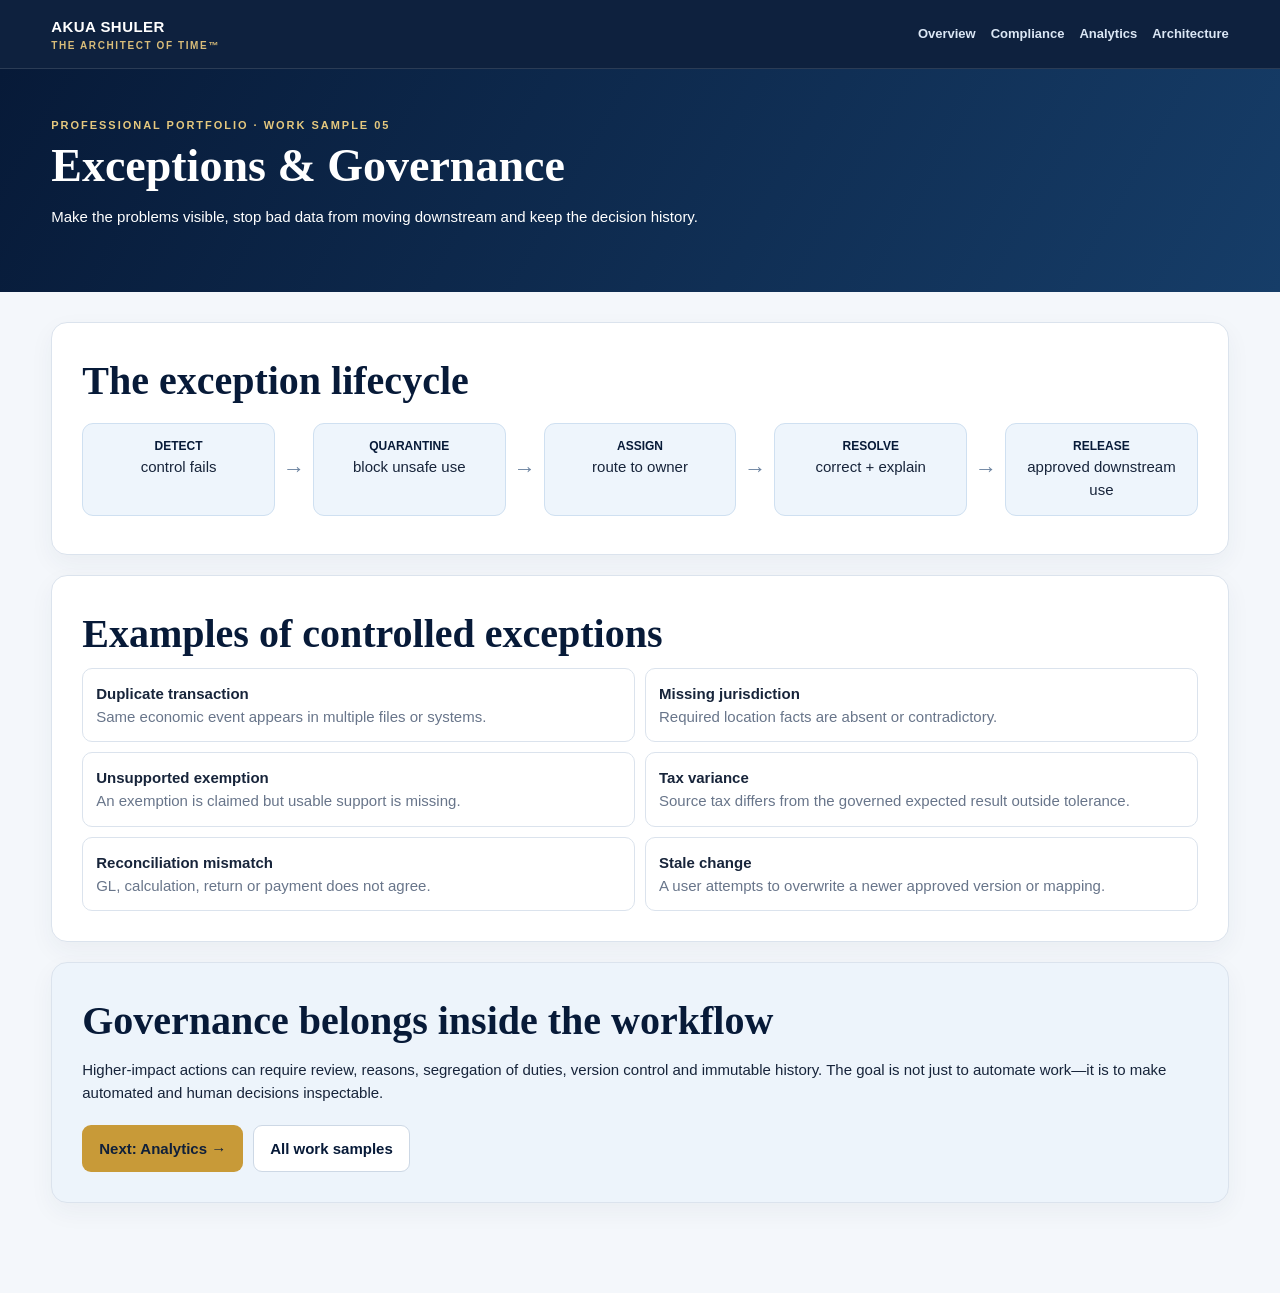
<file: governance.html>
<!doctype html><html><head><meta charset="utf-8"><meta name="viewport" content="width=device-width,initial-scale=1"><title>Exceptions & Governance | Akua Shuler</title><link rel="stylesheet" href="hh-portfolio.css?v=20260925b"></head><body><header class="top"><div class="wrap"><a class="brand" href="/">AKUA SHULER<small>THE ARCHITECT OF TIME™</small></a><nav class="nav"><a href="/">Overview</a><a href="compliance.html">Compliance</a><a href="analytics.html">Analytics</a><a href="architecture.html">Architecture</a></nav></div></header><section class="detail-hero"><div class="wrap"><div class="ey">PROFESSIONAL PORTFOLIO · WORK SAMPLE 05</div><h1>Exceptions & Governance</h1><p>Make the problems visible, stop bad data from moving downstream and keep the decision history.</p></div></section><main class="wrap detail-main"><section class="section"><h2>The exception lifecycle</h2><div class="flow"><div class="step"><b>DETECT</b>control fails</div><div class="arrow">→</div><div class="step"><b>QUARANTINE</b>block unsafe use</div><div class="arrow">→</div><div class="step"><b>ASSIGN</b>route to owner</div><div class="arrow">→</div><div class="step"><b>RESOLVE</b>correct + explain</div><div class="arrow">→</div><div class="step"><b>RELEASE</b>approved downstream use</div></div></section><section class="section"><h2>Examples of controlled exceptions</h2><div class="checklist"><div><strong>Duplicate transaction</strong><br><span class="muted">Same economic event appears in multiple files or systems.</span></div><div><strong>Missing jurisdiction</strong><br><span class="muted">Required location facts are absent or contradictory.</span></div><div><strong>Unsupported exemption</strong><br><span class="muted">An exemption is claimed but usable support is missing.</span></div><div><strong>Tax variance</strong><br><span class="muted">Source tax differs from the governed expected result outside tolerance.</span></div><div><strong>Reconciliation mismatch</strong><br><span class="muted">GL, calculation, return or payment does not agree.</span></div><div><strong>Stale change</strong><br><span class="muted">A user attempts to overwrite a newer approved version or mapping.</span></div></div></section><section class="section soft"><h2>Governance belongs inside the workflow</h2><p>Higher-impact actions can require review, reasons, segregation of duties, version control and immutable history. The goal is not just to automate work—it is to make automated and human decisions inspectable.</p><div class="actions"><a class="btn primary" href="analytics.html">Next: Analytics →</a><a class="btn light" href="/#modules">All work samples</a></div></section></main></body></html>
</file>
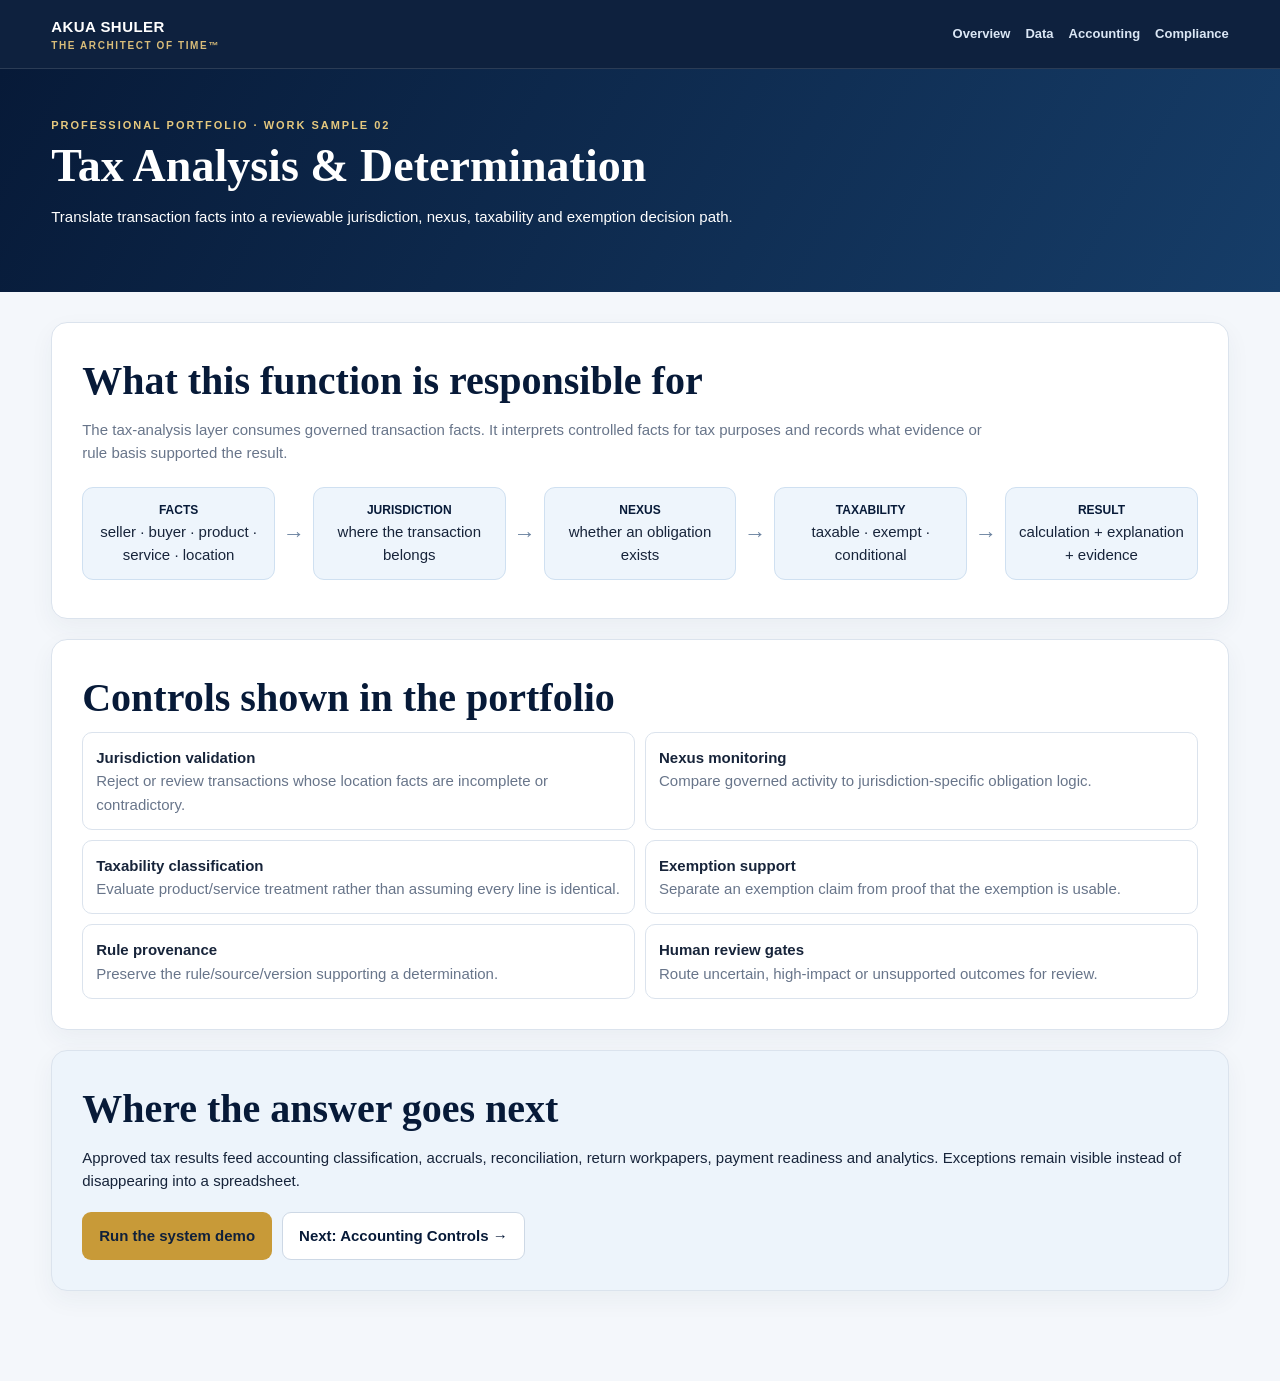
<file: tax-engine.html>
<!doctype html><html><head><meta charset="utf-8"><meta name="viewport" content="width=device-width,initial-scale=1"><title>Tax Analysis & Determination | Akua Shuler</title><link rel="stylesheet" href="hh-portfolio.css?v=20260925b"></head><body><header class="top"><div class="wrap"><a class="brand" href="/">AKUA SHULER<small>THE ARCHITECT OF TIME™</small></a><nav class="nav"><a href="/">Overview</a><a href="data-intake.html">Data</a><a href="accounting-controls.html">Accounting</a><a href="compliance.html">Compliance</a></nav></div></header><section class="detail-hero"><div class="wrap"><div class="ey">PROFESSIONAL PORTFOLIO · WORK SAMPLE 02</div><h1>Tax Analysis & Determination</h1><p>Translate transaction facts into a reviewable jurisdiction, nexus, taxability and exemption decision path.</p></div></section><main class="wrap detail-main"><section class="section"><h2>What this function is responsible for</h2><p class="sub">The tax-analysis layer consumes governed transaction facts. It interprets controlled facts for tax purposes and records what evidence or rule basis supported the result.</p><div class="flow"><div class="step"><b>FACTS</b>seller · buyer · product · service · location</div><div class="arrow">→</div><div class="step"><b>JURISDICTION</b>where the transaction belongs</div><div class="arrow">→</div><div class="step"><b>NEXUS</b>whether an obligation exists</div><div class="arrow">→</div><div class="step"><b>TAXABILITY</b>taxable · exempt · conditional</div><div class="arrow">→</div><div class="step"><b>RESULT</b>calculation + explanation + evidence</div></div></section><section class="section"><h2>Controls shown in the portfolio</h2><div class="checklist"><div><strong>Jurisdiction validation</strong><br><span class="muted">Reject or review transactions whose location facts are incomplete or contradictory.</span></div><div><strong>Nexus monitoring</strong><br><span class="muted">Compare governed activity to jurisdiction-specific obligation logic.</span></div><div><strong>Taxability classification</strong><br><span class="muted">Evaluate product/service treatment rather than assuming every line is identical.</span></div><div><strong>Exemption support</strong><br><span class="muted">Separate an exemption claim from proof that the exemption is usable.</span></div><div><strong>Rule provenance</strong><br><span class="muted">Preserve the rule/source/version supporting a determination.</span></div><div><strong>Human review gates</strong><br><span class="muted">Route uncertain, high-impact or unsupported outcomes for review.</span></div></div></section><section class="section soft"><h2>Where the answer goes next</h2><p>Approved tax results feed accounting classification, accruals, reconciliation, return workpapers, payment readiness and analytics. Exceptions remain visible instead of disappearing into a spreadsheet.</p><div class="actions"><a class="btn primary" href="/#demo">Run the system demo</a><a class="btn light" href="accounting-controls.html">Next: Accounting Controls →</a></div></section></main></body></html>
</file>
<file: proof-lab.css>
:root{--bg:#f6f8fb;--ink:#172033;--muted:#657089;--card:#fff;--line:#dde4ef;--accent:#5a4bff;--accent2:#00a6a6;--soft:#eef0ff;--good:#167c5a;--warn:#a55d00;--bad:#b42318;--shadow:0 16px 40px rgba(24,32,51,.08)}*{box-sizing:border-box}html{scroll-behavior:smooth}body{margin:0;background:var(--bg);color:var(--ink);font-family:Inter,ui-sans-serif,system-ui,-apple-system,BlinkMacSystemFont,"Segoe UI",sans-serif;line-height:1.55}a{color:inherit}.wrap{width:min(1180px,92vw);margin:auto}.top{position:sticky;top:0;z-index:30;background:rgba(246,248,251,.92);backdrop-filter:blur(14px);border-bottom:1px solid var(--line)}.top .wrap{display:flex;gap:20px;align-items:center;justify-content:space-between;min-height:70px}.brand{text-decoration:none;font-weight:850;letter-spacing:.04em}.brand small{display:block;font-size:.68rem;color:var(--muted);letter-spacing:.12em}.nav{display:flex;gap:6px;flex-wrap:wrap;justify-content:flex-end}.nav a{text-decoration:none;padding:9px 11px;border-radius:10px;font-size:.9rem;color:#3e4961}.nav a:hover{background:#fff}.hero{padding:72px 0 42px;background:radial-gradient(circle at 85% 20%,#dff7f4 0,transparent 32%),radial-gradient(circle at 12% 5%,#e7e5ff 0,transparent 35%),linear-gradient(180deg,#fbfcff,#f6f8fb)}.hero-grid{display:grid;grid-template-columns:1.35fr .65fr;gap:34px;align-items:center}.ey{font-size:.78rem;font-weight:800;letter-spacing:.14em;color:var(--accent);text-transform:uppercase}h1{font-size:clamp(2.5rem,6vw,5.3rem);line-height:.98;margin:.3em 0 .25em;letter-spacing:-.05em}h2{font-size:clamp(1.7rem,3vw,2.7rem);line-height:1.1;letter-spacing:-.03em;margin:.35em 0}.hero p,.sub{color:var(--muted);font-size:1.06rem}.hero-card,.card,.demo-card,.story{background:var(--card);border:1px solid var(--line);border-radius:18px;box-shadow:var(--shadow)}.hero-card{padding:22px}.hero-card b{display:block;margin-bottom:12px}.hero-card span{display:block;padding:10px 0;border-top:1px solid var(--line);color:#4f5970}.actions{display:flex;gap:10px;flex-wrap:wrap;margin-top:22px}.btn,button{appearance:none;border:0;border-radius:11px;padding:11px 15px;font-weight:750;cursor:pointer;font:inherit}.btn{text-decoration:none;display:inline-flex;align-items:center;justify-content:center}.primary{background:var(--accent);color:#fff}.secondary{background:#fff;border:1px solid var(--line);color:var(--ink)}button.primary:hover,.btn.primary:hover{filter:brightness(.95)}main{padding:18px 0 70px}.section{padding:58px 0;border-bottom:1px solid var(--line)}.section-head{display:grid;grid-template-columns:1fr .8fr;gap:22px;align-items:end}.sandbox{margin-top:22px;padding:14px 16px;border:1px solid #cfcaff;background:#f2f0ff;border-radius:14px;color:#403d75}.grid{display:grid;grid-template-columns:repeat(3,1fr);gap:16px}.story{padding:20px}.story h3{margin:.25em 0}.story .label{font-size:.72rem;letter-spacing:.1em;text-transform:uppercase;font-weight:850;color:var(--accent2)}.story p{color:var(--muted)}.demo-card{padding:22px;margin-top:18px}.controls{display:grid;grid-template-columns:repeat(4,1fr);gap:12px;margin:16px 0}.controls.two{grid-template-columns:repeat(2,1fr)}label{display:grid;gap:6px;font-size:.82rem;font-weight:800;color:#4d5870}input,select{width:100%;padding:11px;border:1px solid #cfd7e6;border-radius:10px;background:#fff;color:var(--ink);font:inherit}.result{margin-top:16px;padding:16px;border-radius:14px;background:#f8fafc;border:1px solid var(--line)}.status{display:inline-flex;padding:5px 9px;border-radius:999px;font-size:.72rem;font-weight:850}.good{background:#e9f7f1;color:var(--good)}.watch{background:#fff3dd;color:var(--warn)}.hold{background:#fdecea;color:var(--bad)}.metrics{display:grid;grid-template-columns:repeat(4,1fr);gap:12px;margin-top:16px}.metric{background:#fff;border:1px solid var(--line);border-radius:14px;padding:16px}.metric b{font-size:1.65rem;display:block}.metric small{color:var(--muted)}.bars{display:grid;gap:10px;margin-top:18px}.bar{display:grid;grid-template-columns:120px 1fr 60px;gap:10px;align-items:center}.track{height:12px;background:#edf1f6;border-radius:999px;overflow:hidden}.fill{height:100%;background:linear-gradient(90deg,var(--accent),var(--accent2));border-radius:999px}.table-wrap{overflow:auto;border:1px solid var(--line);border-radius:14px;margin-top:14px}table{border-collapse:collapse;width:100%;min-width:720px;background:#fff}th,td{padding:11px 12px;text-align:left;border-bottom:1px solid #edf0f5;font-size:.9rem}th{background:#f8fafc;color:#4b566e}.upload{display:grid;grid-template-columns:1fr auto auto;gap:10px;align-items:end;padding:16px;background:#fbfcfe;border:1px dashed #bac5d6;border-radius:14px;margin-top:16px}.mini{font-size:.82rem;color:var(--muted)}.callout{padding:16px 18px;border-left:4px solid var(--accent2);background:#effaf8;border-radius:10px;color:#34534f}.time-grid{display:grid;grid-template-columns:1fr 1fr;gap:16px}.timebox{padding:22px;border:1px solid var(--line);border-radius:16px;background:#fff}.timebox b{font-size:2rem;display:block}.footer{padding:28px 0 48px;color:var(--muted);font-size:.9rem}.protect{font-size:.76rem;color:#7b8498;text-align:center;margin-top:20px}@media(max-width:900px){.hero-grid,.section-head,.time-grid{grid-template-columns:1fr}.grid{grid-template-columns:1fr}.controls,.controls.two,.metrics{grid-template-columns:1fr 1fr}.nav{display:none}.upload{grid-template-columns:1fr}}@media(max-width:560px){.controls,.controls.two,.metrics{grid-template-columns:1fr}.hero{padding-top:42px}.bar{grid-template-columns:92px 1fr 52px}}
.timeline{display:grid;gap:12px;margin-top:20px}.timeline article{display:grid;grid-template-columns:220px 240px 1fr;gap:18px;align-items:start;background:#fff;border:1px solid var(--line);border-radius:14px;padding:18px}.timeline strong{font-size:1rem}.timeline span{color:var(--accent);font-weight:800}.timeline p{margin:0;color:var(--muted)}.skill-grid{display:grid;grid-template-columns:repeat(4,1fr);gap:14px;margin-top:20px}.skill-card{background:#fff;border:1px solid var(--line);border-radius:16px;padding:18px;box-shadow:var(--shadow)}.skill-card b{display:block;margin-bottom:10px}.skill-card span{display:block;padding:7px 0;border-top:1px solid #edf0f5;color:#566178;font-size:.9rem}@media(max-width:900px){.timeline article{grid-template-columns:1fr}.skill-grid{grid-template-columns:1fr 1fr}}@media(max-width:560px){.skill-grid{grid-template-columns:1fr}}

.focus-grid{display:grid;grid-template-columns:repeat(4,1fr);gap:12px;margin-top:20px}
.focus-card{background:#fff;border:1px solid var(--line);border-radius:14px;padding:15px 16px;box-shadow:0 8px 24px rgba(24,32,51,.05)}
.focus-card b{display:block;margin-bottom:5px}
.focus-card span{font-size:.88rem;color:var(--muted)}
.career-path{display:grid;gap:10px;margin-top:20px}
.career-path details,.tech-groups details{background:#fff;border:1px solid var(--line);border-radius:14px;overflow:hidden}
.career-path summary,.tech-groups summary{cursor:pointer;list-style:none;padding:15px 17px;display:flex;align-items:center;gap:12px}
.career-path summary::-webkit-details-marker,.tech-groups summary::-webkit-details-marker{display:none}
.career-path summary:after,.tech-groups summary:after{content:"＋";margin-left:auto;color:var(--accent);font-weight:900}
.career-path details[open] summary:after,.tech-groups details[open] summary:after{content:"−"}
.career-path .step{display:inline-flex;align-items:center;justify-content:center;width:30px;height:30px;border-radius:999px;background:var(--soft);color:var(--accent);font-size:.75rem;font-weight:900}
.career-path summary em{font-style:normal;color:var(--muted);font-size:.85rem;font-weight:600}
.career-path details p{margin:0;padding:0 17px 16px 59px;color:var(--muted)}
.process-strip{display:flex;gap:10px;align-items:center;flex-wrap:wrap;margin-top:18px;padding:14px 16px;border:1px solid var(--line);border-radius:14px;background:#fff;font-weight:800}
.process-strip span{padding:6px 10px;border-radius:999px;background:var(--soft)}
.process-strip b{color:var(--accent2)}
.tech-groups{display:grid;gap:10px;margin-top:20px}
.tech-groups summary{font-size:.96rem;font-weight:800}
.tag-list{display:flex;gap:8px;flex-wrap:wrap;padding:0 16px 16px}
.tag-list span{padding:7px 10px;border-radius:999px;background:#f8fafc;border:1px solid var(--line);color:#566178;font-size:.84rem}
@media(max-width:900px){.focus-grid{grid-template-columns:1fr 1fr}.career-path summary{align-items:flex-start;flex-wrap:wrap}.career-path summary em{width:100%;padding-left:42px}}
@media(max-width:560px){.focus-grid{grid-template-columns:1fr}.career-path details p{padding-left:17px}.career-path summary em{padding-left:42px}.process-strip b{display:none}}
</file>
<file: connector/connector.css>
:root{--navy:#102A43;--navy2:#163B5C;--gold:#D89B2B;--teal:#0F7C7B;--purple:#7442B8;--slate:#52667A;--light:#F4F7FA;--line:#D9E2EC;--white:#fff;--shadow:0 18px 55px rgba(16,42,67,.12)}*{box-sizing:border-box}html{scroll-behavior:smooth}body{margin:0;font-family:Inter,ui-sans-serif,system-ui,-apple-system,BlinkMacSystemFont,"Segoe UI",sans-serif;color:var(--navy);background:#fff;line-height:1.55}.wrap{width:min(1160px,calc(100% - 40px));margin:auto}.topbar{position:sticky;top:0;z-index:10;background:rgba(16,42,67,.96);backdrop-filter:blur(8px);border-bottom:3px solid var(--gold)}.topbar .wrap{display:flex;align-items:center;justify-content:space-between;min-height:70px;gap:24px}.brand{color:#fff;text-decoration:none;font-weight:800;letter-spacing:.03em}.brand span{display:block;font-size:.72rem;color:#b9c8d6;font-weight:600}.nav{display:flex;gap:18px;flex-wrap:wrap}.nav a{color:#dfeaf3;text-decoration:none;font-size:.92rem}.nav a:hover{color:#fff}.hero{background:linear-gradient(140deg,#102A43 0%,#163B5C 72%,#0F7C7B 155%);color:#fff;padding:82px 0 70px}.eyebrow,.kicker{font-size:.78rem;font-weight:800;letter-spacing:.16em;text-transform:uppercase;color:#f3c568}.hero h1{font-size:clamp(3rem,8vw,6.6rem);line-height:.93;margin:.12em 0 .18em}.hero h1 small{display:block;font-size:.3em;color:#9fe2df;letter-spacing:.02em;margin-top:16px}.hero .lede{max-width:760px;font-size:1.2rem;color:#dce8f0}.hero-grid{display:grid;grid-template-columns:1.05fr .95fr;gap:48px;align-items:center}.hero-card{background:#fff;border-radius:26px;padding:14px;box-shadow:var(--shadow)}.hero-card img{width:100%;display:block;border-radius:18px}.actions{display:flex;gap:12px;flex-wrap:wrap;margin-top:28px}.btn{display:inline-flex;align-items:center;justify-content:center;padding:13px 19px;border-radius:999px;font-weight:800;text-decoration:none;border:1px solid transparent}.btn.primary{background:var(--gold);color:var(--navy)}.btn.secondary{border-color:#97a9b9;color:#fff}.btn.light{background:#fff;color:var(--navy);border-color:var(--line)}.boundary{background:#fff7e5;border-block:1px solid #f0d493;padding:17px 0;color:#675327;font-size:.94rem}.boundary strong{color:var(--navy)}section{padding:76px 0}.section-head{max-width:820px;margin-bottom:34px}.section-head h2{font-size:clamp(2rem,4vw,3.5rem);line-height:1.05;margin:.2em 0}.section-head p{color:var(--slate);font-size:1.06rem}.flow{display:grid;grid-template-columns:repeat(5,1fr);gap:12px}.flow article,.card{border:1px solid var(--line);border-radius:18px;padding:22px;background:#fff}.flow article strong{display:block;font-size:.85rem;color:var(--teal);letter-spacing:.08em}.flow article span{display:block;margin-top:8px;font-weight:800}.soft{background:var(--light)}.cards{display:grid;grid-template-columns:repeat(3,1fr);gap:20px}.card h3{margin-top:0}.card p{color:var(--slate)}.promo-grid{display:grid;grid-template-columns:1fr 1fr;gap:24px;align-items:start}.promo-grid img{width:100%;border-radius:22px;box-shadow:var(--shadow);border:1px solid var(--line)}.feature-list{display:grid;grid-template-columns:1fr 1fr;gap:12px;padding:0;list-style:none}.feature-list li{padding:14px 16px;border:1px solid var(--line);border-radius:12px;background:#fff}.download{background:var(--navy);color:#fff}.download .section-head p{color:#dce8f0}.download-box{display:grid;grid-template-columns:1fr 1fr;gap:20px}.download-card{background:#fff;color:var(--navy);border-radius:20px;padding:26px}.download-card p{color:var(--slate)}.package-preview{font-family:ui-monospace,SFMono-Regular,Menlo,monospace;font-size:.88rem;background:#0b2135;color:#dce8f0;border-radius:18px;padding:24px;overflow:auto}.package-preview b{color:#f3c568}.quote{font-size:clamp(1.7rem,3.6vw,3rem);line-height:1.15;font-weight:800;max-width:930px}.quote em{color:var(--teal);font-style:normal}.footer{padding:36px 0;background:#0b2135;color:#b7c7d5}.footer .wrap{display:flex;justify-content:space-between;gap:24px;flex-wrap:wrap}.footer a{color:#fff}@media(max-width:880px){.hero-grid,.promo-grid,.download-box{grid-template-columns:1fr}.cards{grid-template-columns:1fr}.flow{grid-template-columns:1fr 1fr}.nav{display:none}}@media(max-width:560px){.flow,.feature-list{grid-template-columns:1fr}.hero{padding-top:58px}.wrap{width:min(100% - 28px,1160px)}}
</file>
<file: hh-portfolio.css>
:root{--navy:#071a38;--navy2:#102b52;--gold:#c89a38;--blue:#2878c8;--ink:#17243a;--muted:#68758a;--bg:#f4f7fb;--card:#fff;--line:#dbe3ed;--ok:#277a59;--warn:#b26b13;--bad:#b44343}*{box-sizing:border-box}html{scroll-behavior:smooth}body{margin:0;font:15px/1.55 Inter,Segoe UI,Arial,sans-serif;background:var(--bg);color:var(--ink)}a{color:inherit}.wrap{width:min(1180px,92%);margin:auto}.top{position:sticky;top:0;z-index:20;background:rgba(7,26,56,.97);color:#fff;border-bottom:1px solid rgba(255,255,255,.12)}.top .wrap{min-height:68px;display:flex;align-items:center;gap:24px}.brand{text-decoration:none;font-weight:900;letter-spacing:.03em}.brand small{display:block;color:#d9bd79;font-size:10px;letter-spacing:.16em}.nav{margin-left:auto;display:flex;gap:15px;flex-wrap:wrap}.nav a{text-decoration:none;color:#dbe7f5;font-weight:700;font-size:13px}.hero{background:linear-gradient(120deg,#06152d 0 58%,#153d6d 58%);color:#fff;padding:76px 0}.hero-grid{display:grid;grid-template-columns:1.2fr .8fr;gap:34px;align-items:center}.ey{font-size:11px;letter-spacing:.18em;text-transform:uppercase;color:#e5c87e;font-weight:900}.hero h1{font:700 clamp(42px,7vw,72px)/1 Georgia,serif;margin:10px 0}.hero h2{font:600 clamp(20px,3vw,32px)/1.2 Georgia,serif;margin:12px 0;color:#eaf2fb}.hero p{font-size:18px;color:#dbe7f5;max-width:760px}.btn{display:inline-block;text-decoration:none;padding:11px 16px;border-radius:9px;font-weight:850;border:1px solid transparent;cursor:pointer}.btn.primary{background:var(--gold);color:#10203a}.btn.secondary{border-color:#7f9abb;color:#fff;background:transparent}.btn.light{background:#fff;color:var(--navy);border-color:#cdd8e5}.actions{display:flex;gap:10px;flex-wrap:wrap;margin-top:20px}.hero-card{background:rgba(255,255,255,.08);border:1px solid rgba(255,255,255,.18);border-radius:18px;padding:20px}.hero-card b{display:block;color:#e5c87e;font-size:13px;letter-spacing:.1em}.hero-card .chain{display:grid;gap:8px;margin-top:14px}.hero-card .chain span{background:#fff;color:var(--navy);padding:10px 12px;border-radius:9px;font-weight:800}main{padding:34px 0 70px}.section{background:#fff;border:1px solid var(--line);border-radius:16px;padding:30px;margin:0 0 20px;box-shadow:0 9px 24px rgba(30,50,80,.05)}.section h2{font:700 clamp(28px,4vw,40px)/1.1 Georgia,serif;color:var(--navy);margin:6px 0 12px}.section h3{color:var(--navy)}.sub{color:var(--muted);max-width:900px}.notice{background:#fff8e8;border-left:5px solid var(--gold);padding:13px 16px;border-radius:8px;margin:14px 0}.source-grid,.system-grid,.page-grid,.kpis{display:grid;grid-template-columns:repeat(4,1fr);gap:12px}.source,.module,.kpi{border:1px solid var(--line);border-radius:12px;padding:16px;background:#fbfdff}.source strong,.module strong{display:block;color:var(--navy)}.source small,.module p,.kpi small{color:var(--muted)}.source .icon{font-size:26px}.flow{display:flex;gap:8px;align-items:stretch;overflow:auto;padding:8px 0}.flow .step{min-width:130px;flex:1;background:#eef5fc;border:1px solid #cfe0f1;border-radius:11px;padding:13px;text-align:center}.flow .step b{display:block;color:var(--navy);font-size:12px}.flow .arrow{align-self:center;color:#6c83a0;font-size:22px}.table-wrap{overflow:auto}table{width:100%;border-collapse:collapse;background:#fff}th,td{padding:10px 12px;border-bottom:1px solid #e6ebf2;text-align:left;white-space:nowrap}th{background:#edf3f9;color:#17365c;font-size:12px}tr.bad td{background:#fff1f1}tr.warn td{background:#fff8e9}.tag{display:inline-block;padding:4px 8px;border-radius:999px;font-size:11px;font-weight:900}.tag.bad{background:#fde7e7;color:#983737}.tag.warn{background:#fff0d3;color:#91580f}.tag.ok{background:#e3f3eb;color:#25674d}.demo-controls{display:grid;grid-template-columns:repeat(4,1fr);gap:12px;margin:18px 0}.demo-controls label{font-weight:800;font-size:12px;color:#40536c}.demo-controls input,.demo-controls select{display:block;width:100%;padding:10px;border:1px solid #c8d4e2;border-radius:8px;margin-top:5px}.result{border:1px solid var(--line);border-radius:12px;padding:18px;background:#f9fbfd}.result-grid{display:grid;grid-template-columns:repeat(4,1fr);gap:10px}.result-card{padding:14px;border-radius:10px;border:1px solid #d8e2ed;background:#fff}.result-card b{display:block;color:var(--navy)}.page-grid{grid-template-columns:repeat(3,1fr)}.module{text-decoration:none;transition:.15s}.module:hover{transform:translateY(-2px);border-color:#9db6d2}.module .num{font-size:11px;color:#9b7629;font-weight:900;letter-spacing:.12em}.kpi b{display:block;font-size:28px;color:var(--navy)}.soft{background:#edf4fb}.dark{background:var(--navy);color:#fff}.dark h2,.dark h3{color:#fff}.dark .sub{color:#ccd9e8}.footer{background:#06152d;color:#b9c7d9;padding:28px 0}.footer a{color:#e5c87e}.detail-hero{background:linear-gradient(120deg,#071a38,#163d68);color:#fff;padding:48px 0}.detail-hero h1{font:700 46px/1.05 Georgia,serif;margin:8px 0}.detail-main{padding:30px 0 70px}.callout{border-left:5px solid var(--blue);background:#eef5fc;padding:16px;border-radius:9px}.checklist{display:grid;grid-template-columns:1fr 1fr;gap:10px}.checklist div{background:#fff;border:1px solid var(--line);border-radius:10px;padding:13px}.muted{color:var(--muted)}@media(max-width:900px){.hero-grid{grid-template-columns:1fr}.source-grid,.system-grid,.kpis{grid-template-columns:1fr 1fr}.page-grid{grid-template-columns:1fr 1fr}.demo-controls,.result-grid{grid-template-columns:1fr 1fr}.nav{display:none}}@media(max-width:600px){.source-grid,.system-grid,.kpis,.page-grid,.demo-controls,.result-grid,.checklist{grid-template-columns:1fr}.hero{padding:52px 0}.section{padding:22px}.top .wrap{min-height:58px}}
</file>
